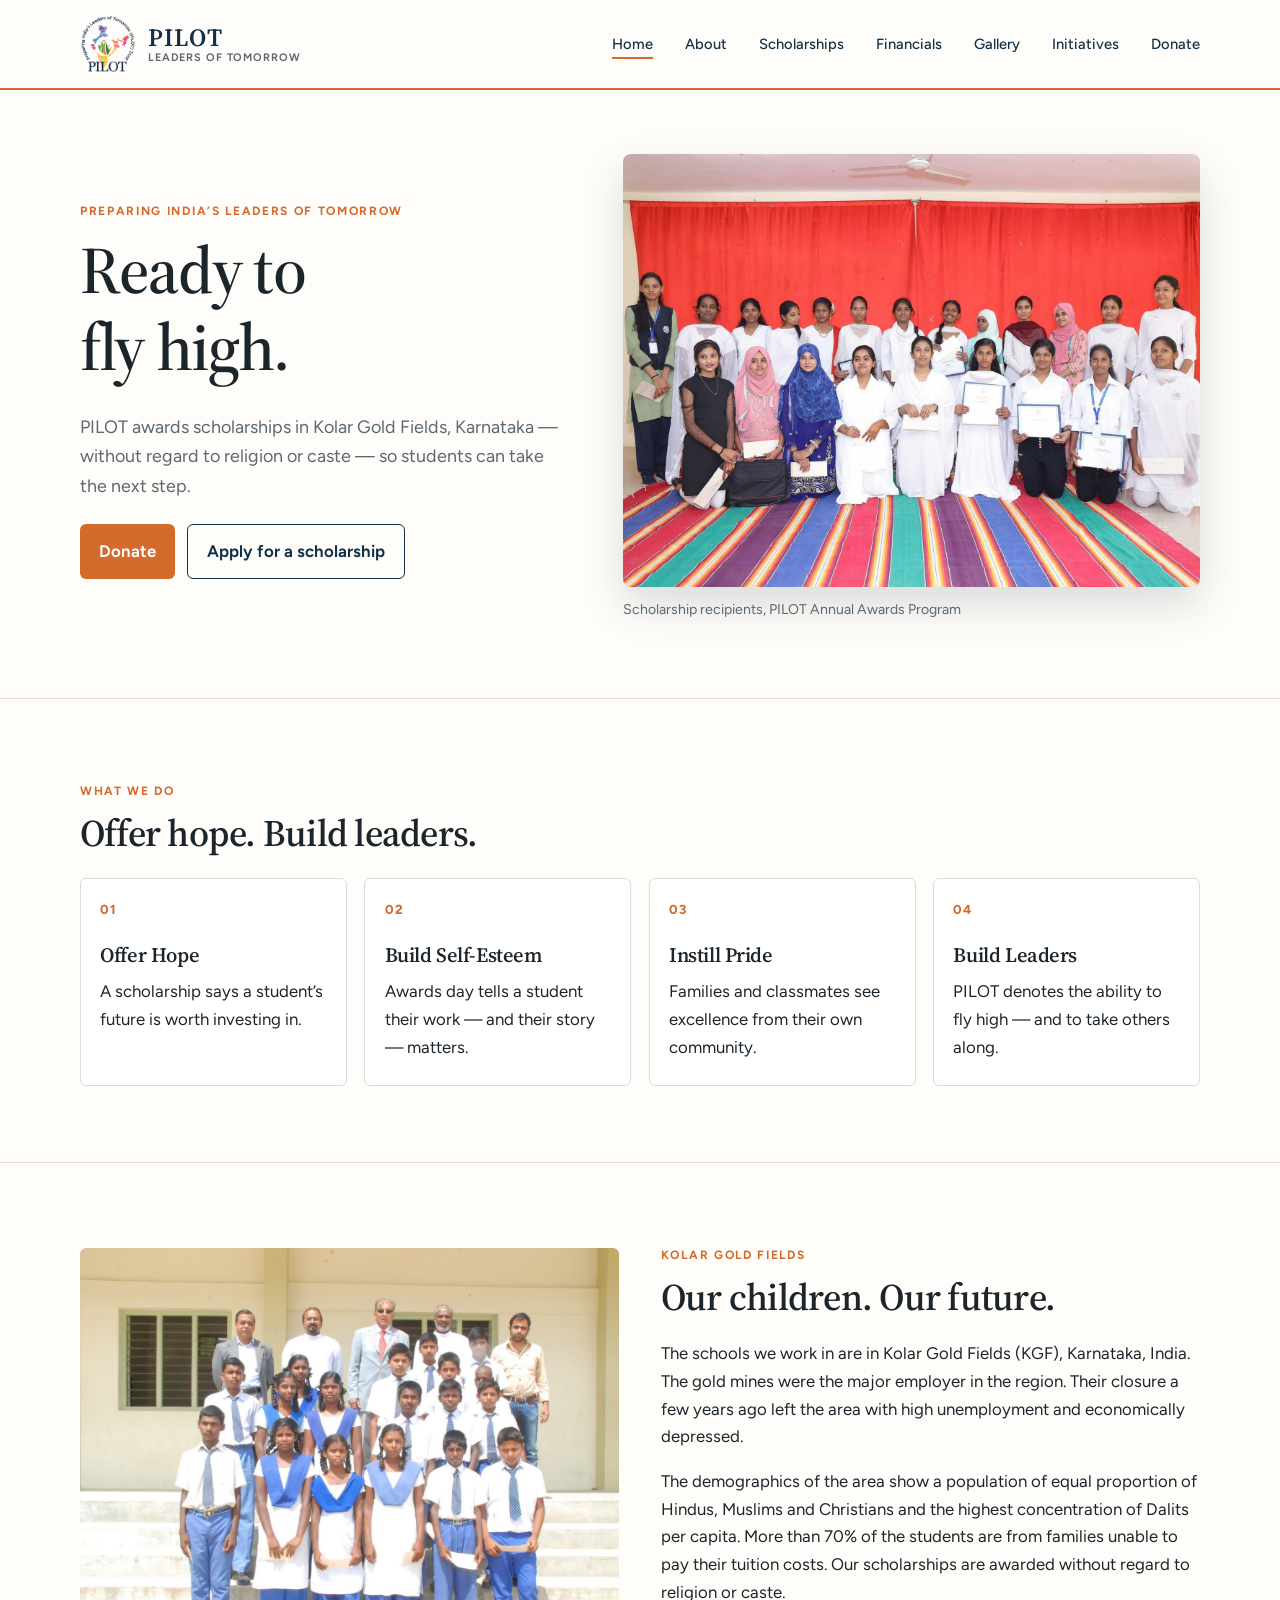
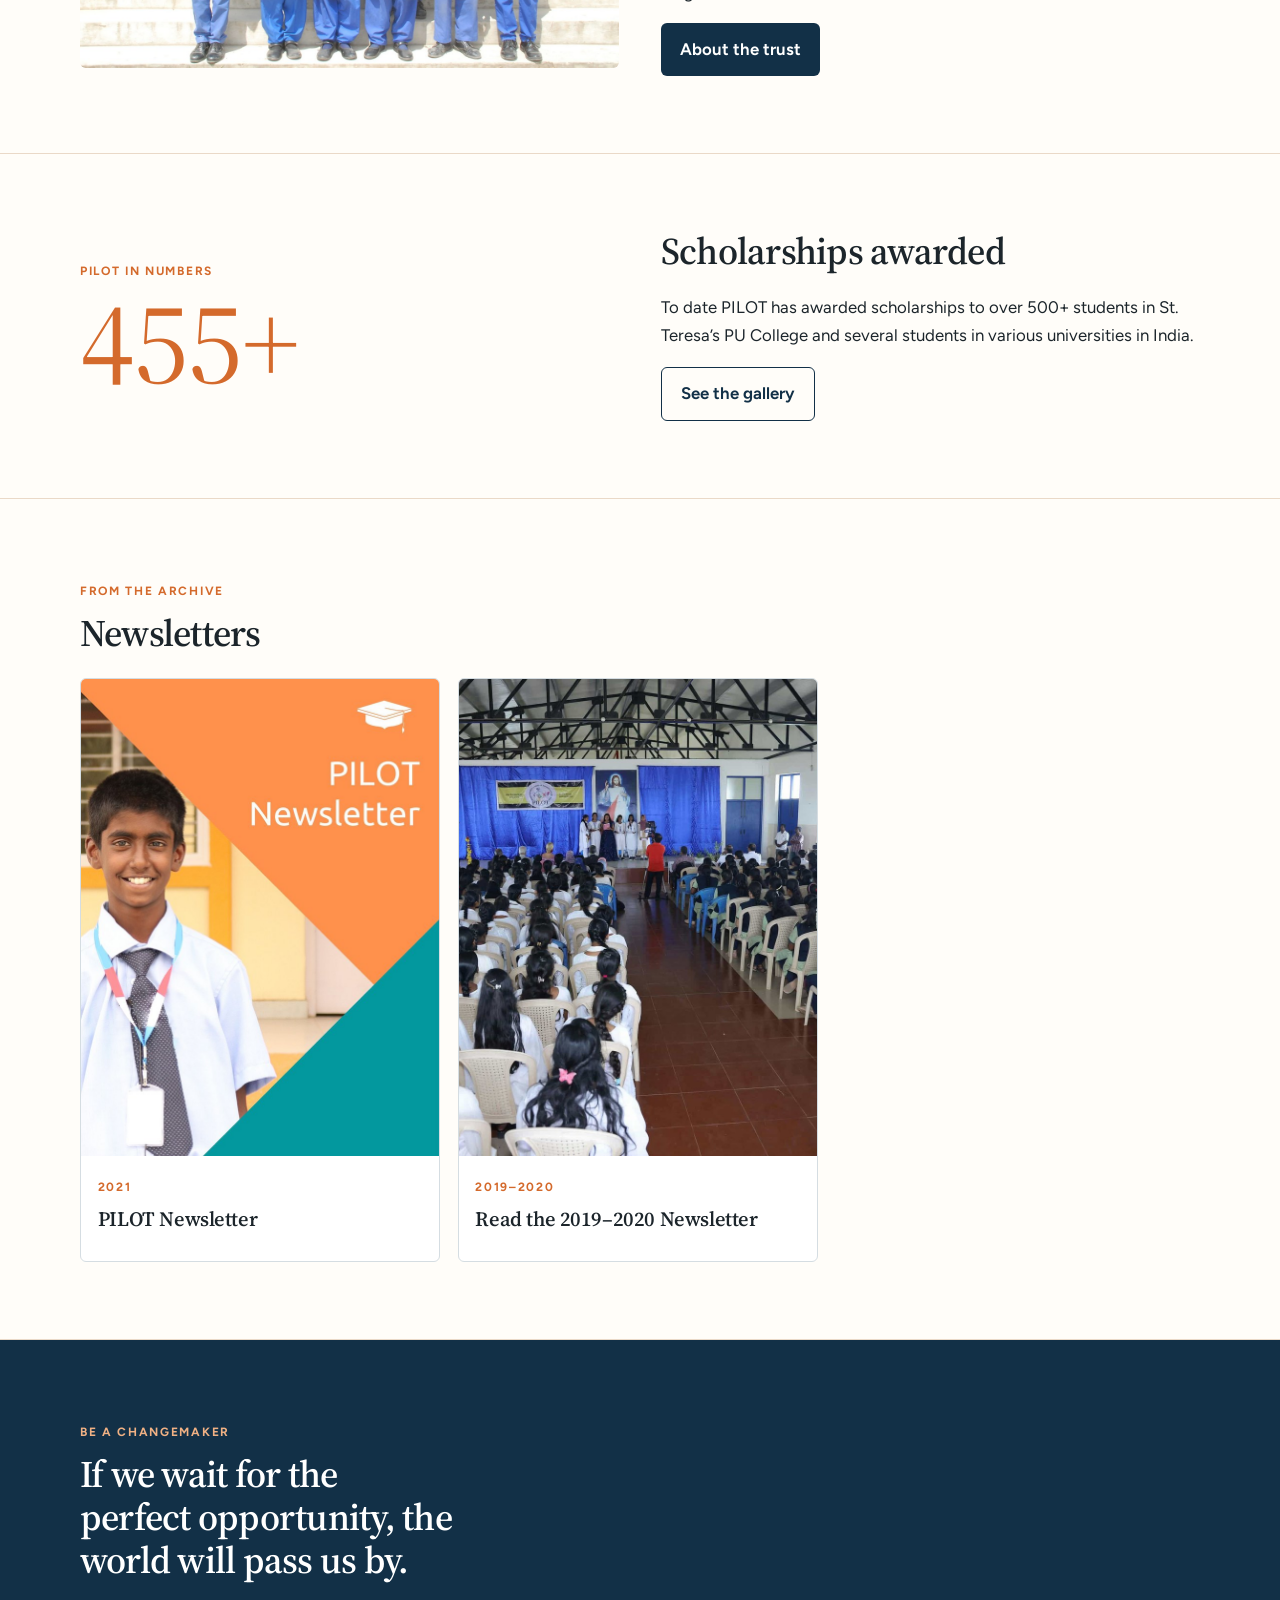
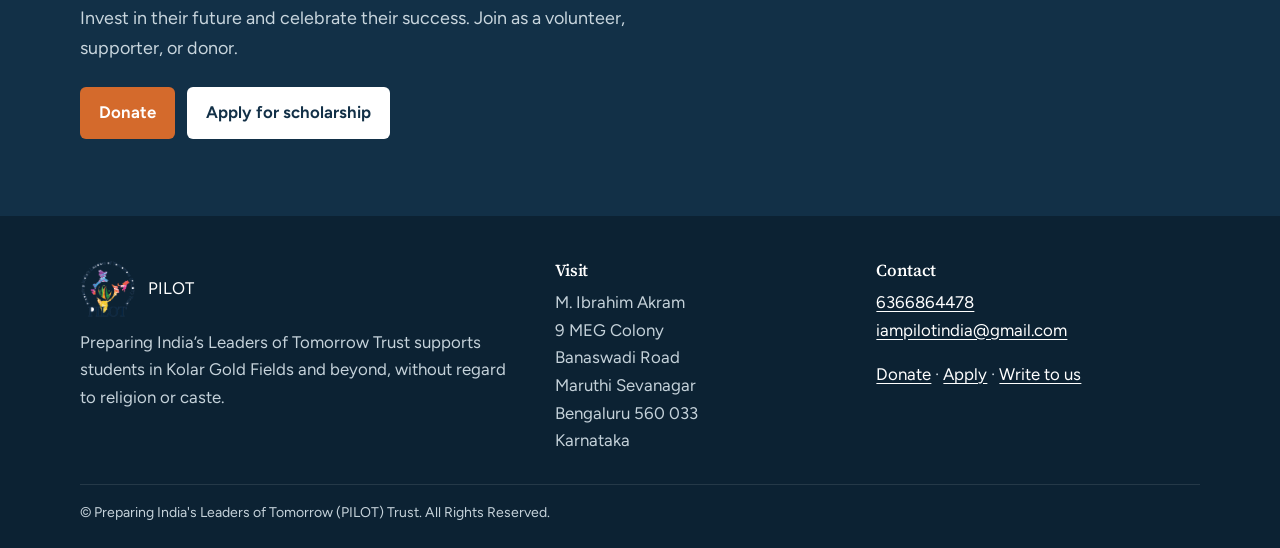
<file: index.html>
<!DOCTYPE html>
<html lang="en">
<head>
  <meta charset="UTF-8">
  <meta name="viewport" content="width=device-width, initial-scale=1">
  <title>PILOT — Preparing India's Leaders of Tomorrow</title>
  <meta name="description" content="PILOT Trust awards scholarships in Kolar Gold Fields, Karnataka, without regard to religion or caste.">
  <link rel="icon" href="images/favicon.png">
  <link rel="preconnect" href="https://fonts.googleapis.com">
  <link rel="preconnect" href="https://fonts.gstatic.com" crossorigin>
  <link href="https://fonts.googleapis.com/css2?family=Figtree:wght@400;600;700&family=Source+Serif+4:opsz,wght@8..60,500;8..60,600&display=swap" rel="stylesheet">
  <link rel="stylesheet" href="css/styles.css?v=12">
</head>
<body>
<a class="skip" href="#main">Skip to content</a>
<header class="site-header">
  <div class="header-inner">
    <a class="brand" href="index.html">
      <img src="images/logo.png" alt="PILOT Trust">
      <span class="brand-text">
        <strong>PILOT</strong>
        <small>Leaders of Tomorrow</small>
      </span>
    </a>
    <div class="nav-cluster">
      <nav id="nav" class="nav" aria-label="Main">
        <a href="index.html" aria-current="page">Home</a>
        <a href="about.html">About</a>
        <a href="scholarship.html">Scholarships</a>
        <a href="financials.html">Financials</a>
        <a href="gallery.html">Gallery</a>
        <a href="initiatives.html">Initiatives</a>
        <a class="nav-donate" href="donate.html">Donate</a>
      </nav>
      <button class="nav-toggle" type="button" aria-expanded="false" aria-controls="nav">Menu</button>
    </div>
  </div>
</header>

<main id="main">
  <section class="home-hero">
    <div class="wrap home-hero-grid">
      <div>
        <p class="kicker">Preparing India’s Leaders of Tomorrow</p>
        <h1>Ready to fly high.</h1>
        <p class="lede">PILOT awards scholarships in Kolar Gold Fields, Karnataka — without regard to religion or caste — so students can take the next step.</p>
        <div class="hero-actions">
          <a class="btn btn-saffron" href="donate.html">Donate</a>
          <a class="btn btn-ghost" href="scholarship.html">Apply for a scholarship</a>
        </div>
      </div>
      <figure class="home-hero-photo">
        <img src="images/hero-home.jpg" alt="PILOT scholarship recipients at an awards ceremony">
        <figcaption>Scholarship recipients, PILOT Annual Awards Program</figcaption>
      </figure>
    </div>
  </section>

  <section class="section">
    <div class="wrap">
      <p class="kicker">What we do</p>
      <h2>Offer hope. Build leaders.</h2>
      <div class="grid-4">
        <article class="card">
          <p class="num">01</p>
          <h3>Offer Hope</h3>
          <p>A scholarship says a student’s future is worth investing in.</p>
        </article>
        <article class="card">
          <p class="num">02</p>
          <h3>Build Self-Esteem</h3>
          <p>Awards day tells a student their work — and their story — matters.</p>
        </article>
        <article class="card">
          <p class="num">03</p>
          <h3>Instill Pride</h3>
          <p>Families and classmates see excellence from their own community.</p>
        </article>
        <article class="card">
          <p class="num">04</p>
          <h3>Build Leaders</h3>
          <p>PILOT denotes the ability to fly high — and to take others along.</p>
        </article>
      </div>
    </div>
  </section>

  <section class="section section-mist">
    <div class="wrap grid-2">
      <figure class="split-photo">
        <img src="images/story-kgf.jpg" alt="Students and staff outside a school in Kolar Gold Fields">
      </figure>
      <div>
        <p class="kicker">Kolar Gold Fields</p>
        <h2>Our children. Our future.</h2>
        <p>The schools we work in are in Kolar Gold Fields (KGF), Karnataka, India. The gold mines were the major employer in the region. Their closure a few years ago left the area with high unemployment and economically depressed.</p>
        <p>The demographics of the area show a population of equal proportion of Hindus, Muslims and Christians and the highest concentration of Dalits per capita. More than 70% of the students are from families unable to pay their tuition costs. Our scholarships are awarded without regard to religion or caste.</p>
        <a class="btn btn-navy" href="about.html">About the trust</a>
      </div>
    </div>
  </section>

  <section class="section">
    <div class="wrap grid-2">
      <div>
        <p class="kicker">PILOT in numbers</p>
        <p class="stat"><span data-count="500">500</span>+</p>
      </div>
      <div>
        <h2>Scholarships awarded</h2>
        <p>To date PILOT has awarded scholarships to over 500+ students in St. Teresa’s PU College and several students in various universities in India.</p>
        <a class="btn btn-ghost" href="gallery.html">See the gallery</a>
      </div>
    </div>
  </section>

  <section class="section section-mist">
    <div class="wrap">
      <p class="kicker">From the archive</p>
      <h2>Newsletters</h2>
      <div class="news-pair">
        <a class="news-card" href="docs/newsletter-2021.pdf">
          <img src="images/newsletter-cover.jpg" alt="PILOT newsletter cover">
          <div>
            <p class="kicker">2021</p>
            <h3>PILOT Newsletter</h3>
          </div>
        </a>
        <a class="news-card" href="docs/newsletter-2019-2020.pdf">
          <img src="images/story-awards.jpg" alt="Students at a PILOT awards program">
          <div>
            <p class="kicker">2019–2020</p>
            <h3>Read the 2019–2020 Newsletter</h3>
          </div>
        </a>
      </div>
    </div>
  </section>

  <section class="section section-navy">
    <div class="wrap">
      <p class="kicker">Be a changemaker</p>
      <h2>If we wait for the perfect opportunity, the world will pass us by.</h2>
      <p class="lede">Invest in their future and celebrate their success. Join as a volunteer, supporter, or donor.</p>
      <div class="hero-actions">
        <a class="btn btn-saffron" href="donate.html">Donate</a>
        <a class="btn btn-light" href="scholarship.html">Apply for scholarship</a>
      </div>
    </div>
  </section>
</main>

<footer class="site-footer">
  <div class="wrap footer-grid">
    <div>
      <a class="brand" href="index.html">
        <img src="images/logo.png" alt="">
        <span>PILOT</span>
      </a>
      <p>Preparing India’s Leaders of Tomorrow Trust supports students in Kolar Gold Fields and beyond, without regard to religion or caste.</p>
    </div>
    <div>
      <h3>Visit</h3>
      <p>M. Ibrahim Akram<br>9 MEG Colony<br>Banaswadi Road<br>Maruthi Sevanagar<br>Bengaluru 560 033<br>Karnataka</p>
    </div>
    <div>
      <h3>Contact</h3>
      <p><a href="tel:6366864478">6366864478</a><br>
      <a href="mailto:iampilotindia@gmail.com">iampilotindia@gmail.com</a></p>
      <p><a href="donate.html">Donate</a> · <a href="scholarship.html">Apply</a> · <a href="about.html">Write to us</a></p>
    </div>
  </div>
  <div class="wrap legal">© Preparing India's Leaders of Tomorrow (PILOT) Trust. All Rights Reserved.</div>
</footer>
<script src="js/main.js?v=5"></script>
</body>
</html>
</file>
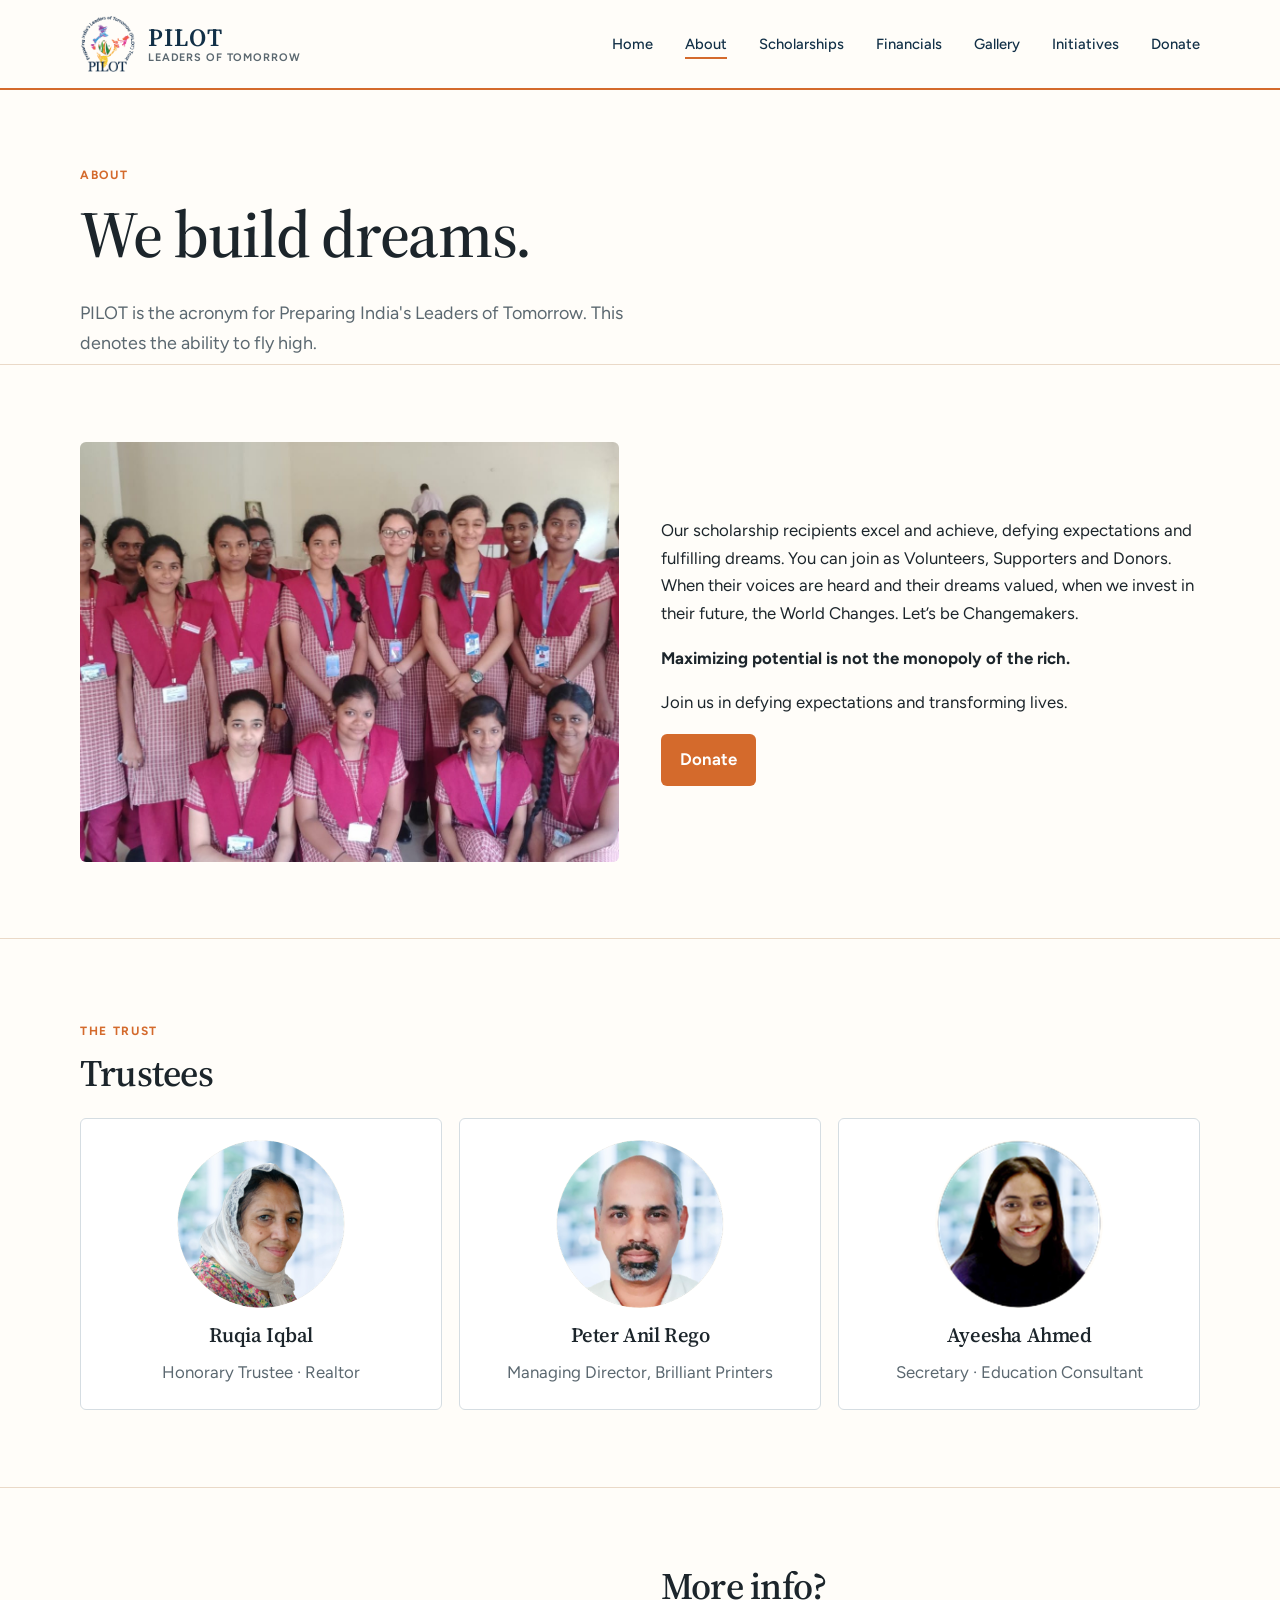
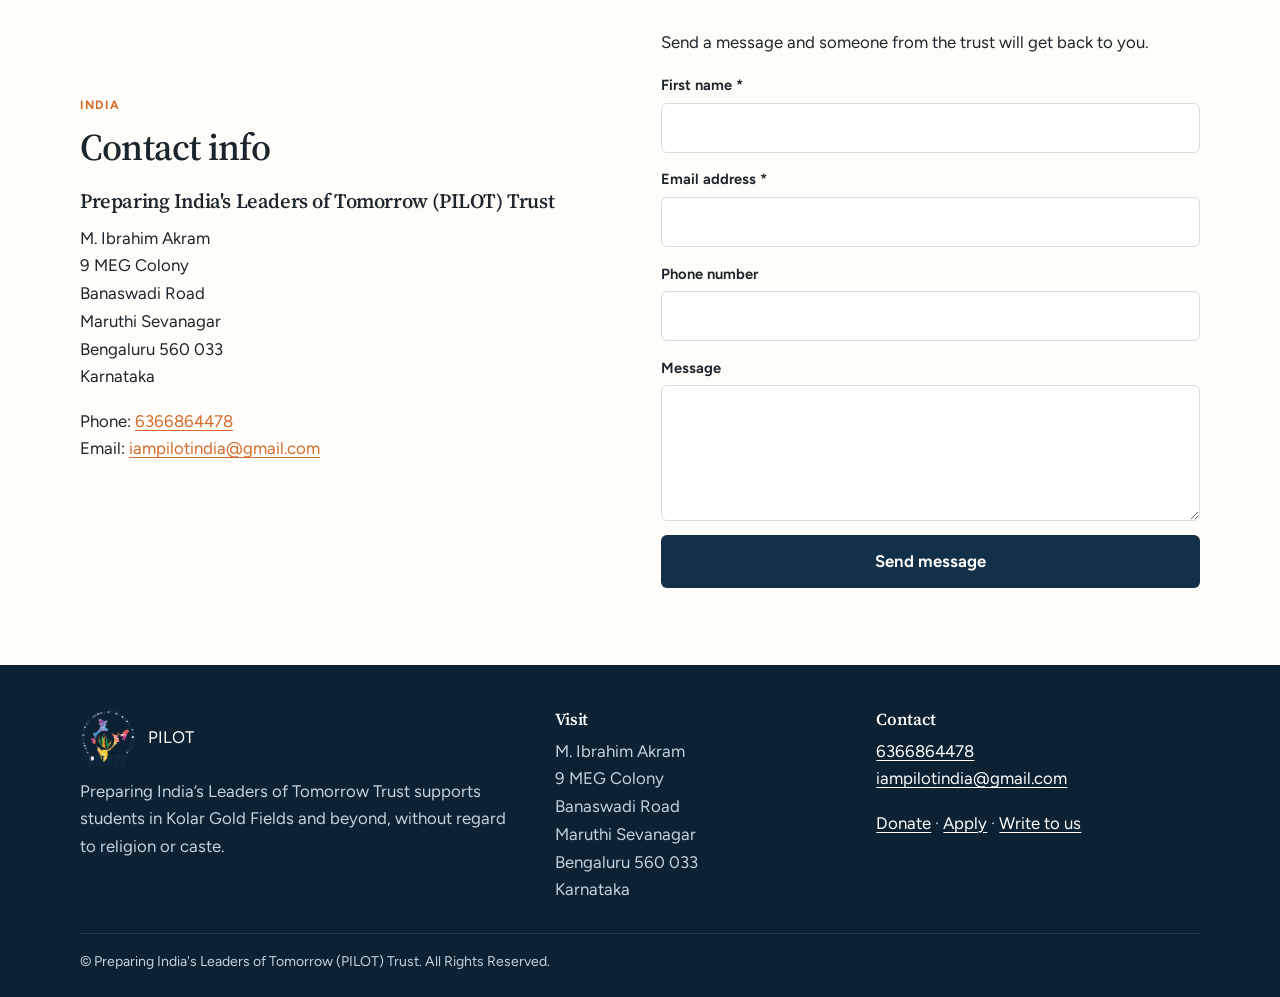
<file: about.html>
<!DOCTYPE html>
<html lang="en">
<head>
  <meta charset="UTF-8">
  <meta name="viewport" content="width=device-width, initial-scale=1">
  <title>About — PILOT Trust</title>
  <meta name="description" content="PILOT is Preparing India's Leaders of Tomorrow. Meet the trustees and contact the trust in Bengaluru.">
  <link rel="icon" href="images/favicon.png">
  <link rel="preconnect" href="https://fonts.googleapis.com">
  <link rel="preconnect" href="https://fonts.gstatic.com" crossorigin>
  <link href="https://fonts.googleapis.com/css2?family=Figtree:wght@400;600;700&family=Source+Serif+4:opsz,wght@8..60,500;8..60,600&display=swap" rel="stylesheet">
  <link rel="stylesheet" href="css/styles.css?v=12">
</head>
<body>
<a class="skip" href="#main">Skip to content</a>
<header class="site-header">
  <div class="header-inner">
    <a class="brand" href="index.html">
      <img src="images/logo.png" alt="PILOT Trust">
      <span class="brand-text">
        <strong>PILOT</strong>
        <small>Leaders of Tomorrow</small>
      </span>
    </a>
    <div class="nav-cluster">
      <nav id="nav" class="nav" aria-label="Main">
        <a href="index.html">Home</a>
        <a href="about.html" aria-current="page">About</a>
        <a href="scholarship.html">Scholarships</a>
        <a href="financials.html">Financials</a>
        <a href="gallery.html">Gallery</a>
        <a href="initiatives.html">Initiatives</a>
        <a class="nav-donate" href="donate.html">Donate</a>
      </nav>
      <button class="nav-toggle" type="button" aria-expanded="false" aria-controls="nav">Menu</button>
    </div>
  </div>
</header>

<main id="main">
  <section class="hero wrap">
    <p class="kicker">About</p>
    <h1>We build dreams.</h1>
    <p class="lede">PILOT is the acronym for Preparing India's Leaders of Tomorrow. This denotes the ability to fly high.</p>
  </section>

  <section class="section section-mist">
    <div class="wrap grid-2">
      <figure class="split-photo">
        <img src="images/story-students.jpg" alt="Students at St. Teresa’s College">
      </figure>
      <div>
        <p>Our scholarship recipients excel and achieve, defying expectations and fulfilling dreams. You can join as Volunteers, Supporters and Donors. When their voices are heard and their dreams valued, when we invest in their future, the World Changes. Let’s be Changemakers.</p>
        <p><strong>Maximizing potential is not the monopoly of the rich.</strong></p>
        <p>Join us in defying expectations and transforming lives.</p>
        <a class="btn btn-saffron" href="donate.html">Donate</a>
      </div>
    </div>
  </section>

  <section class="section">
    <div class="wrap">
      <p class="kicker">The trust</p>
      <h2>Trustees</h2>
      <div class="grid-3 trustees">
        <article class="card">
          <img src="images/trustee-ruqia.png" alt="Ruqia Iqbal">
          <h3>Ruqia Iqbal</h3>
          <p>Honorary Trustee · Realtor</p>
        </article>
        <article class="card">
          <img src="images/trustee-anil.png" alt="Peter Anil Rego">
          <h3>Peter Anil Rego</h3>
          <p>Managing Director, Brilliant Printers</p>
        </article>
        <article class="card">
          <img src="images/trustee-ayeesha.png" alt="Ayeesha Ahmed">
          <h3>Ayeesha Ahmed</h3>
          <p>Secretary · Education Consultant</p>
        </article>
      </div>
    </div>
  </section>

  <section class="section section-mist" id="contact">
    <div class="wrap grid-2">
      <div>
        <p class="kicker">India</p>
        <h2>Contact info</h2>
        <h3>Preparing India's Leaders of Tomorrow (PILOT) Trust</h3>
        <p>M. Ibrahim Akram<br>9 MEG Colony<br>Banaswadi Road<br>Maruthi Sevanagar<br>Bengaluru 560 033<br>Karnataka</p>
        <p>Phone: <a href="tel:6366864478">6366864478</a><br>
        Email: <a href="mailto:iampilotindia@gmail.com">iampilotindia@gmail.com</a></p>
      </div>
      <div>
        <h2>More info?</h2>
        <p>Send a message and someone from the trust will get back to you.</p>
        <form class="form" name="contact" method="POST" data-netlify="true" netlify-honeypot="bot-field" action="/thank-you">
          <input type="hidden" name="form-name" value="contact">
          <p class="hp" aria-hidden="true"><label>Don’t fill this out <input name="bot-field" tabindex="-1"></label></p>
          <label>First name * <input type="text" name="first-name" required></label>
          <label>Email address * <input type="email" name="email" required></label>
          <label>Phone number <input type="tel" name="phone"></label>
          <label>Message <textarea name="message" maxlength="180"></textarea></label>
          <button class="btn btn-navy" type="submit">Send message</button>
        </form>
      </div>
    </div>
  </section>
</main>

<footer class="site-footer">
  <div class="wrap footer-grid">
    <div>
      <a class="brand" href="index.html"><img src="images/logo.png" alt=""><span>PILOT</span></a>
      <p>Preparing India’s Leaders of Tomorrow Trust supports students in Kolar Gold Fields and beyond, without regard to religion or caste.</p>
    </div>
    <div>
      <h3>Visit</h3>
      <p>M. Ibrahim Akram<br>9 MEG Colony<br>Banaswadi Road<br>Maruthi Sevanagar<br>Bengaluru 560 033<br>Karnataka</p>
    </div>
    <div>
      <h3>Contact</h3>
      <p><a href="tel:6366864478">6366864478</a><br>
      <a href="mailto:iampilotindia@gmail.com">iampilotindia@gmail.com</a></p>
      <p><a href="donate.html">Donate</a> · <a href="scholarship.html">Apply</a> · <a href="about.html">Write to us</a></p>
    </div>
  </div>
  <div class="wrap legal">© Preparing India's Leaders of Tomorrow (PILOT) Trust. All Rights Reserved.</div>
</footer>
<script src="js/main.js?v=5"></script>
</body>
</html>
</file>
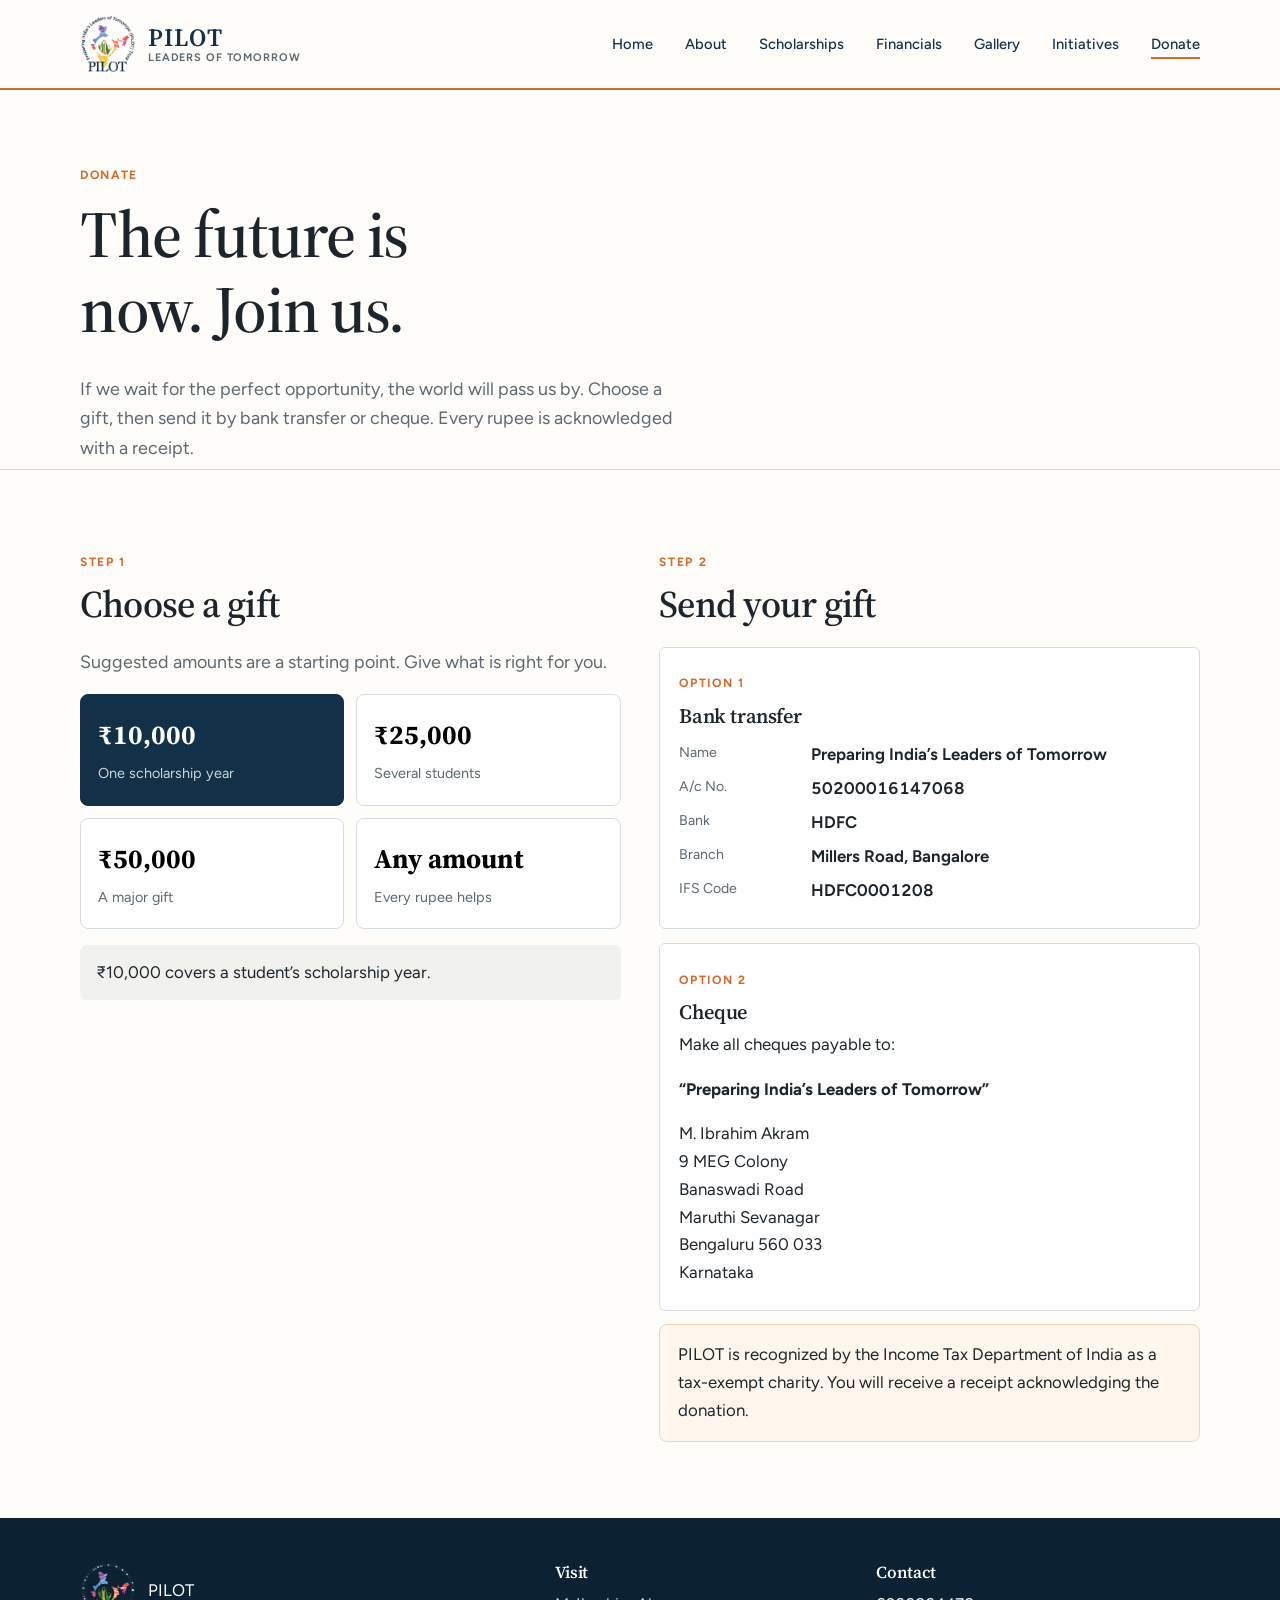
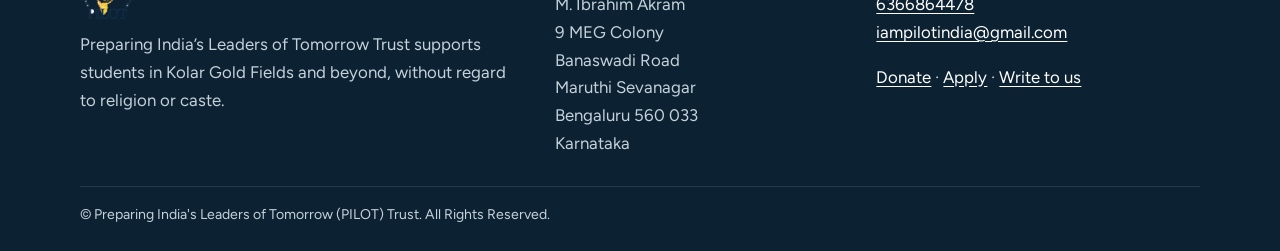
<file: donate.html>
<!DOCTYPE html>
<html lang="en">
<head>
  <meta charset="UTF-8">
  <meta name="viewport" content="width=device-width, initial-scale=1">
  <title>Donate — PILOT Trust</title>
  <meta name="description" content="Donate to PILOT Trust by bank transfer or cheque. Tax-exempt charity in India.">
  <link rel="icon" href="images/favicon.png">
  <link rel="preconnect" href="https://fonts.googleapis.com">
  <link rel="preconnect" href="https://fonts.gstatic.com" crossorigin>
  <link href="https://fonts.googleapis.com/css2?family=Figtree:wght@400;600;700&family=Source+Serif+4:opsz,wght@8..60,500;8..60,600&display=swap" rel="stylesheet">
  <link rel="stylesheet" href="css/styles.css?v=12">
</head>
<body>
<a class="skip" href="#main">Skip to content</a>
<header class="site-header">
  <div class="header-inner">
    <a class="brand" href="index.html">
      <img src="images/logo.png" alt="PILOT Trust">
      <span class="brand-text">
        <strong>PILOT</strong>
        <small>Leaders of Tomorrow</small>
      </span>
    </a>
    <div class="nav-cluster">
      <nav id="nav" class="nav" aria-label="Main">
        <a href="index.html">Home</a>
        <a href="about.html">About</a>
        <a href="scholarship.html">Scholarships</a>
        <a href="financials.html">Financials</a>
        <a href="gallery.html">Gallery</a>
        <a href="initiatives.html">Initiatives</a>
        <a class="nav-donate" href="donate.html" aria-current="page">Donate</a>
      </nav>
      <button class="nav-toggle" type="button" aria-expanded="false" aria-controls="nav">Menu</button>
    </div>
  </div>
</header>

<main id="main">
  <section class="hero wrap">
    <p class="kicker">Donate</p>
    <h1>The future is now. Join us.</h1>
    <p class="lede">If we wait for the perfect opportunity, the world will pass us by. Choose a gift, then send it by bank transfer or cheque. Every rupee is acknowledged with a receipt.</p>
  </section>

  <section class="section section-mist">
    <div class="wrap donate-grid">
      <div>
        <p class="kicker">Step 1</p>
        <h2>Choose a gift</h2>
        <p class="lede">Suggested amounts are a starting point. Give what is right for you.</p>
        <div class="amounts">
          <button class="amount is-active" type="button" data-amount="₹10,000 covers a student’s scholarship year.">
            <strong>₹10,000</strong>
            <span>One scholarship year</span>
          </button>
          <button class="amount" type="button" data-amount="₹25,000 stretches across several students.">
            <strong>₹25,000</strong>
            <span>Several students</span>
          </button>
          <button class="amount" type="button" data-amount="₹50,000 is a major vote of confidence in KGF students.">
            <strong>₹50,000</strong>
            <span>A major gift</span>
          </button>
          <button class="amount" type="button" data-amount="Give any amount that is right for you. Every rupee is acknowledged with a receipt.">
            <strong>Any amount</strong>
            <span>Every rupee helps</span>
          </button>
        </div>
        <p class="donate-note" data-amount-note>₹10,000 covers a student’s scholarship year.</p>
      </div>

      <div>
        <p class="kicker">Step 2</p>
        <h2>Send your gift</h2>
        <article class="card donate-card">
          <p class="kicker">Option 1</p>
          <h3>Bank transfer</h3>
          <dl class="dl">
            <dt>Name</dt><dd>Preparing India’s Leaders of Tomorrow</dd>
            <dt>A/c No.</dt><dd>50200016147068</dd>
            <dt>Bank</dt><dd>HDFC</dd>
            <dt>Branch</dt><dd>Millers Road, Bangalore</dd>
            <dt>IFS Code</dt><dd>HDFC0001208</dd>
          </dl>
        </article>
        <article class="card donate-card">
          <p class="kicker">Option 2</p>
          <h3>Cheque</h3>
          <p>Make all cheques payable to:</p>
          <p><strong>“Preparing India’s Leaders of Tomorrow”</strong></p>
          <p>M. Ibrahim Akram<br>9 MEG Colony<br>Banaswadi Road<br>Maruthi Sevanagar<br>Bengaluru 560 033<br>Karnataka</p>
        </article>
        <aside class="tax-note">
          PILOT is recognized by the Income Tax Department of India as a tax-exempt charity. You will receive a receipt acknowledging the donation.
        </aside>
      </div>
    </div>
  </section>
</main>

<footer class="site-footer">
  <div class="wrap footer-grid">
    <div>
      <a class="brand" href="index.html"><img src="images/logo.png" alt=""><span>PILOT</span></a>
      <p>Preparing India’s Leaders of Tomorrow Trust supports students in Kolar Gold Fields and beyond, without regard to religion or caste.</p>
    </div>
    <div>
      <h3>Visit</h3>
      <p>M. Ibrahim Akram<br>9 MEG Colony<br>Banaswadi Road<br>Maruthi Sevanagar<br>Bengaluru 560 033<br>Karnataka</p>
    </div>
    <div>
      <h3>Contact</h3>
      <p><a href="tel:6366864478">6366864478</a><br>
      <a href="mailto:iampilotindia@gmail.com">iampilotindia@gmail.com</a></p>
      <p><a href="donate.html">Donate</a> · <a href="scholarship.html">Apply</a> · <a href="about.html">Write to us</a></p>
    </div>
  </div>
  <div class="wrap legal">© Preparing India's Leaders of Tomorrow (PILOT) Trust. All Rights Reserved.</div>
</footer>
<script src="js/main.js?v=5"></script>
</body>
</html>
</file>
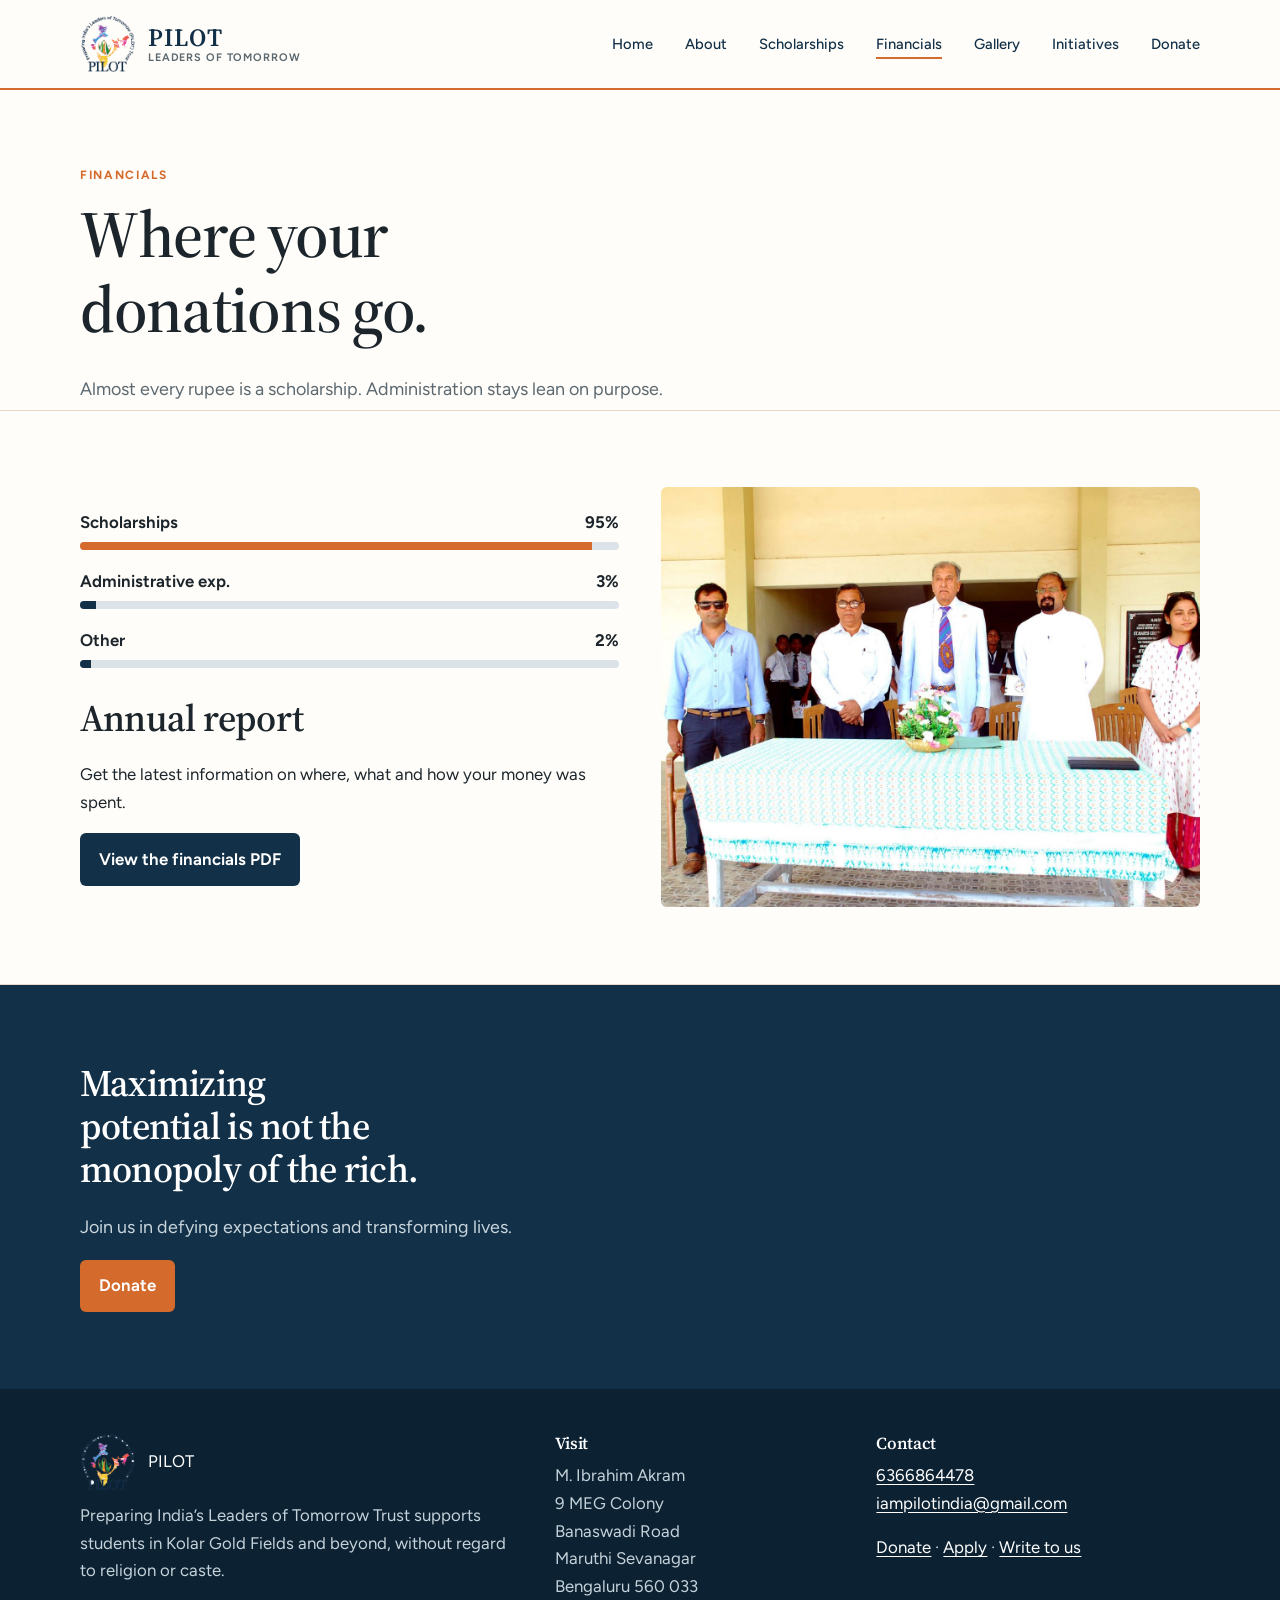
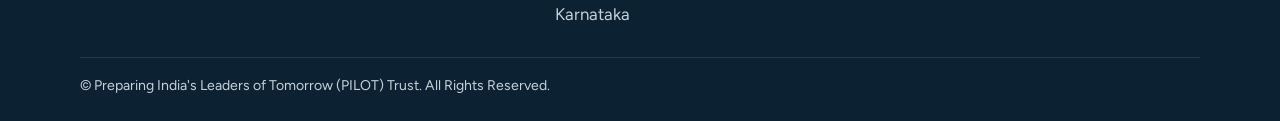
<file: financials.html>
<!DOCTYPE html>
<html lang="en">
<head>
  <meta charset="UTF-8">
  <meta name="viewport" content="width=device-width, initial-scale=1">
  <title>Financials — PILOT Trust</title>
  <meta name="description" content="95% of PILOT donations go to scholarships. Download the annual report.">
  <link rel="icon" href="images/favicon.png">
  <link rel="preconnect" href="https://fonts.googleapis.com">
  <link rel="preconnect" href="https://fonts.gstatic.com" crossorigin>
  <link href="https://fonts.googleapis.com/css2?family=Figtree:wght@400;600;700&family=Source+Serif+4:opsz,wght@8..60,500;8..60,600&display=swap" rel="stylesheet">
  <link rel="stylesheet" href="css/styles.css?v=12">
</head>
<body>
<a class="skip" href="#main">Skip to content</a>
<header class="site-header">
  <div class="header-inner">
    <a class="brand" href="index.html">
      <img src="images/logo.png" alt="PILOT Trust">
      <span class="brand-text">
        <strong>PILOT</strong>
        <small>Leaders of Tomorrow</small>
      </span>
    </a>
    <div class="nav-cluster">
      <nav id="nav" class="nav" aria-label="Main">
        <a href="index.html">Home</a>
        <a href="about.html">About</a>
        <a href="scholarship.html">Scholarships</a>
        <a href="financials.html" aria-current="page">Financials</a>
        <a href="gallery.html">Gallery</a>
        <a href="initiatives.html">Initiatives</a>
        <a class="nav-donate" href="donate.html">Donate</a>
      </nav>
      <button class="nav-toggle" type="button" aria-expanded="false" aria-controls="nav">Menu</button>
    </div>
  </div>
</header>

<main id="main">
  <section class="hero wrap">
    <p class="kicker">Financials</p>
    <h1>Where your donations go.</h1>
    <p class="lede">Almost every rupee is a scholarship. Administration stays lean on purpose.</p>
  </section>

  <section class="section section-mist">
    <div class="wrap grid-2">
      <div>
        <div class="bars">
          <div class="bar-row">
            <span>Scholarships <strong>95%</strong></span>
            <div class="bar accent" data-width="95"><i></i></div>
          </div>
          <div class="bar-row">
            <span>Administrative exp. <strong>3%</strong></span>
            <div class="bar" data-width="3"><i></i></div>
          </div>
          <div class="bar-row">
            <span>Other <strong>2%</strong></span>
            <div class="bar" data-width="2"><i></i></div>
          </div>
        </div>
        <h2>Annual report</h2>
        <p>Get the latest information on where, what and how your money was spent.</p>
        <a class="btn btn-navy" href="docs/pilot-financials.pdf">View the financials PDF</a>
      </div>
      <figure class="split-photo">
        <img src="images/story-campus.jpg" alt="Students gathered outside a school campus">
      </figure>
    </div>
  </section>

  <section class="section section-navy">
    <div class="wrap">
      <h2>Maximizing potential is not the monopoly of the rich.</h2>
      <p class="lede">Join us in defying expectations and transforming lives.</p>
      <a class="btn btn-saffron" href="donate.html">Donate</a>
    </div>
  </section>
</main>

<footer class="site-footer">
  <div class="wrap footer-grid">
    <div>
      <a class="brand" href="index.html"><img src="images/logo.png" alt=""><span>PILOT</span></a>
      <p>Preparing India’s Leaders of Tomorrow Trust supports students in Kolar Gold Fields and beyond, without regard to religion or caste.</p>
    </div>
    <div>
      <h3>Visit</h3>
      <p>M. Ibrahim Akram<br>9 MEG Colony<br>Banaswadi Road<br>Maruthi Sevanagar<br>Bengaluru 560 033<br>Karnataka</p>
    </div>
    <div>
      <h3>Contact</h3>
      <p><a href="tel:6366864478">6366864478</a><br>
      <a href="mailto:iampilotindia@gmail.com">iampilotindia@gmail.com</a></p>
      <p><a href="donate.html">Donate</a> · <a href="scholarship.html">Apply</a> · <a href="about.html">Write to us</a></p>
    </div>
  </div>
  <div class="wrap legal">© Preparing India's Leaders of Tomorrow (PILOT) Trust. All Rights Reserved.</div>
</footer>
<script src="js/main.js?v=5"></script>
</body>
</html>
</file>
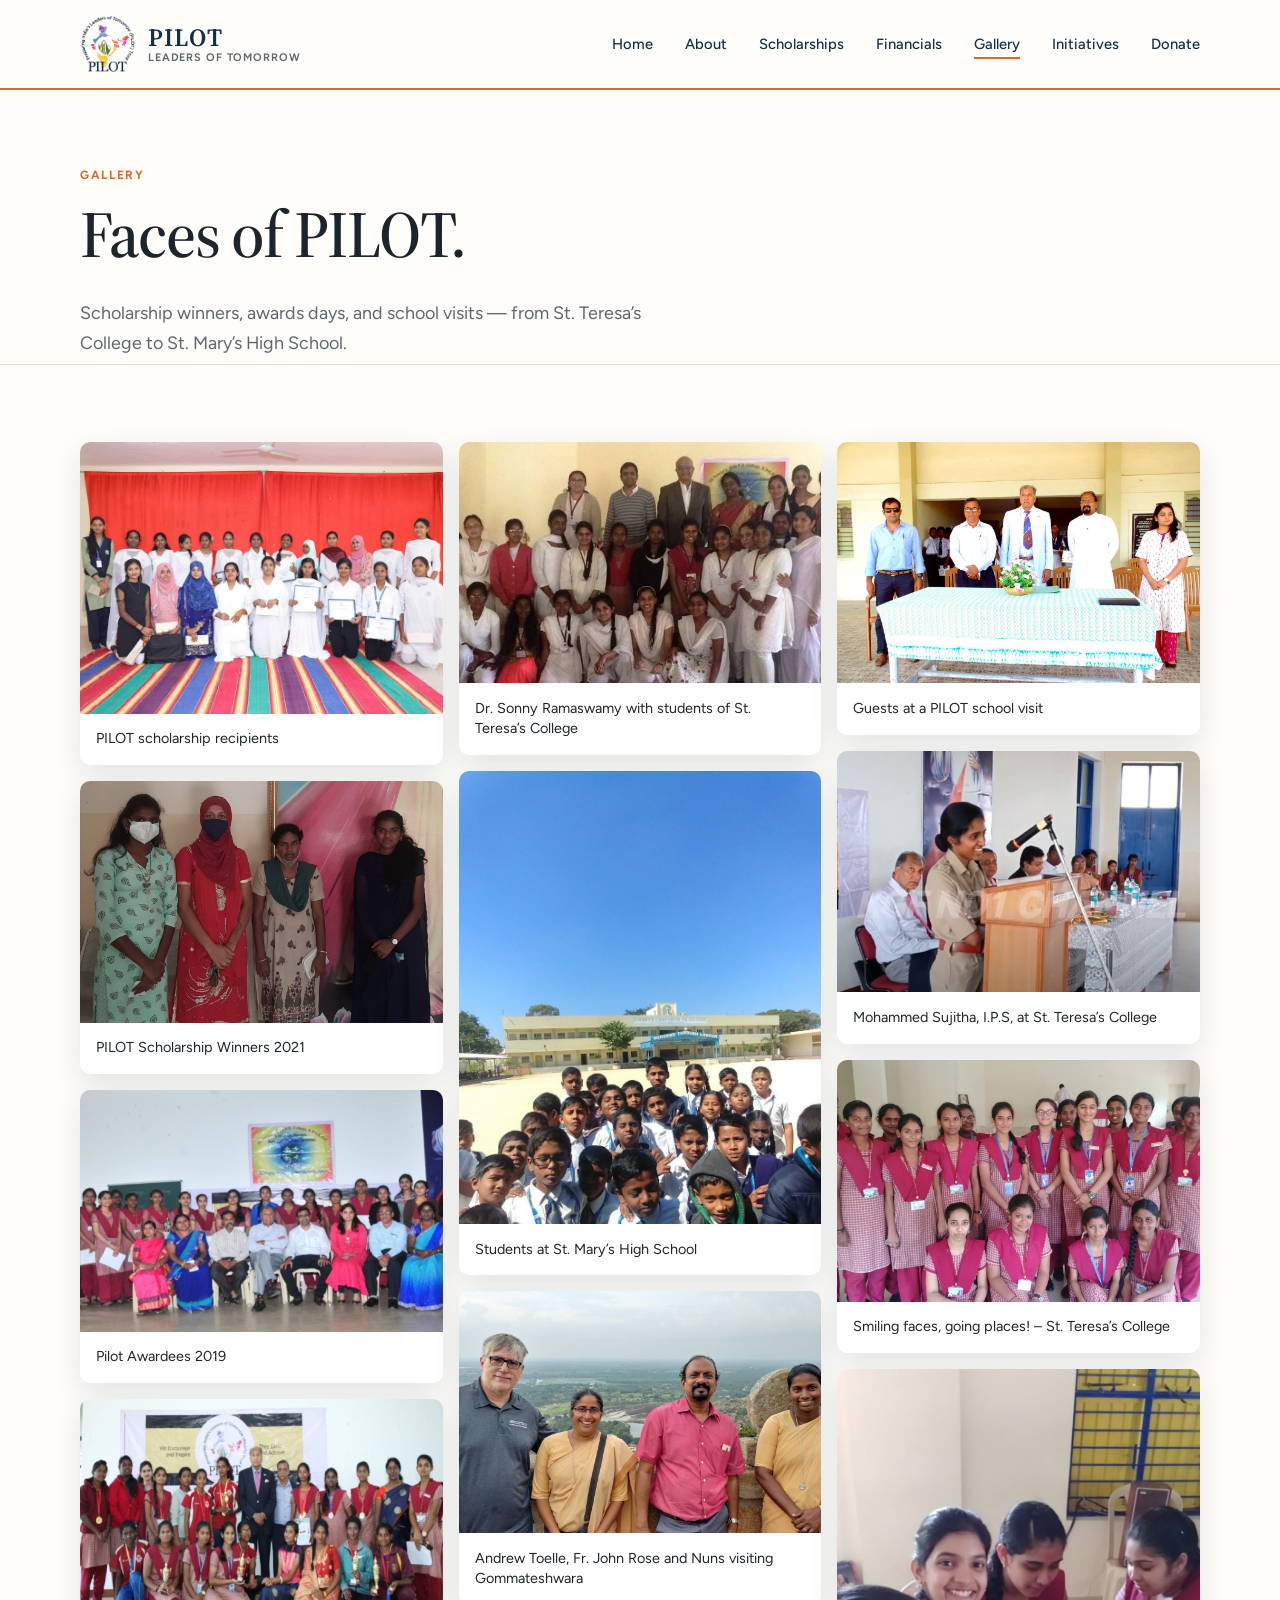
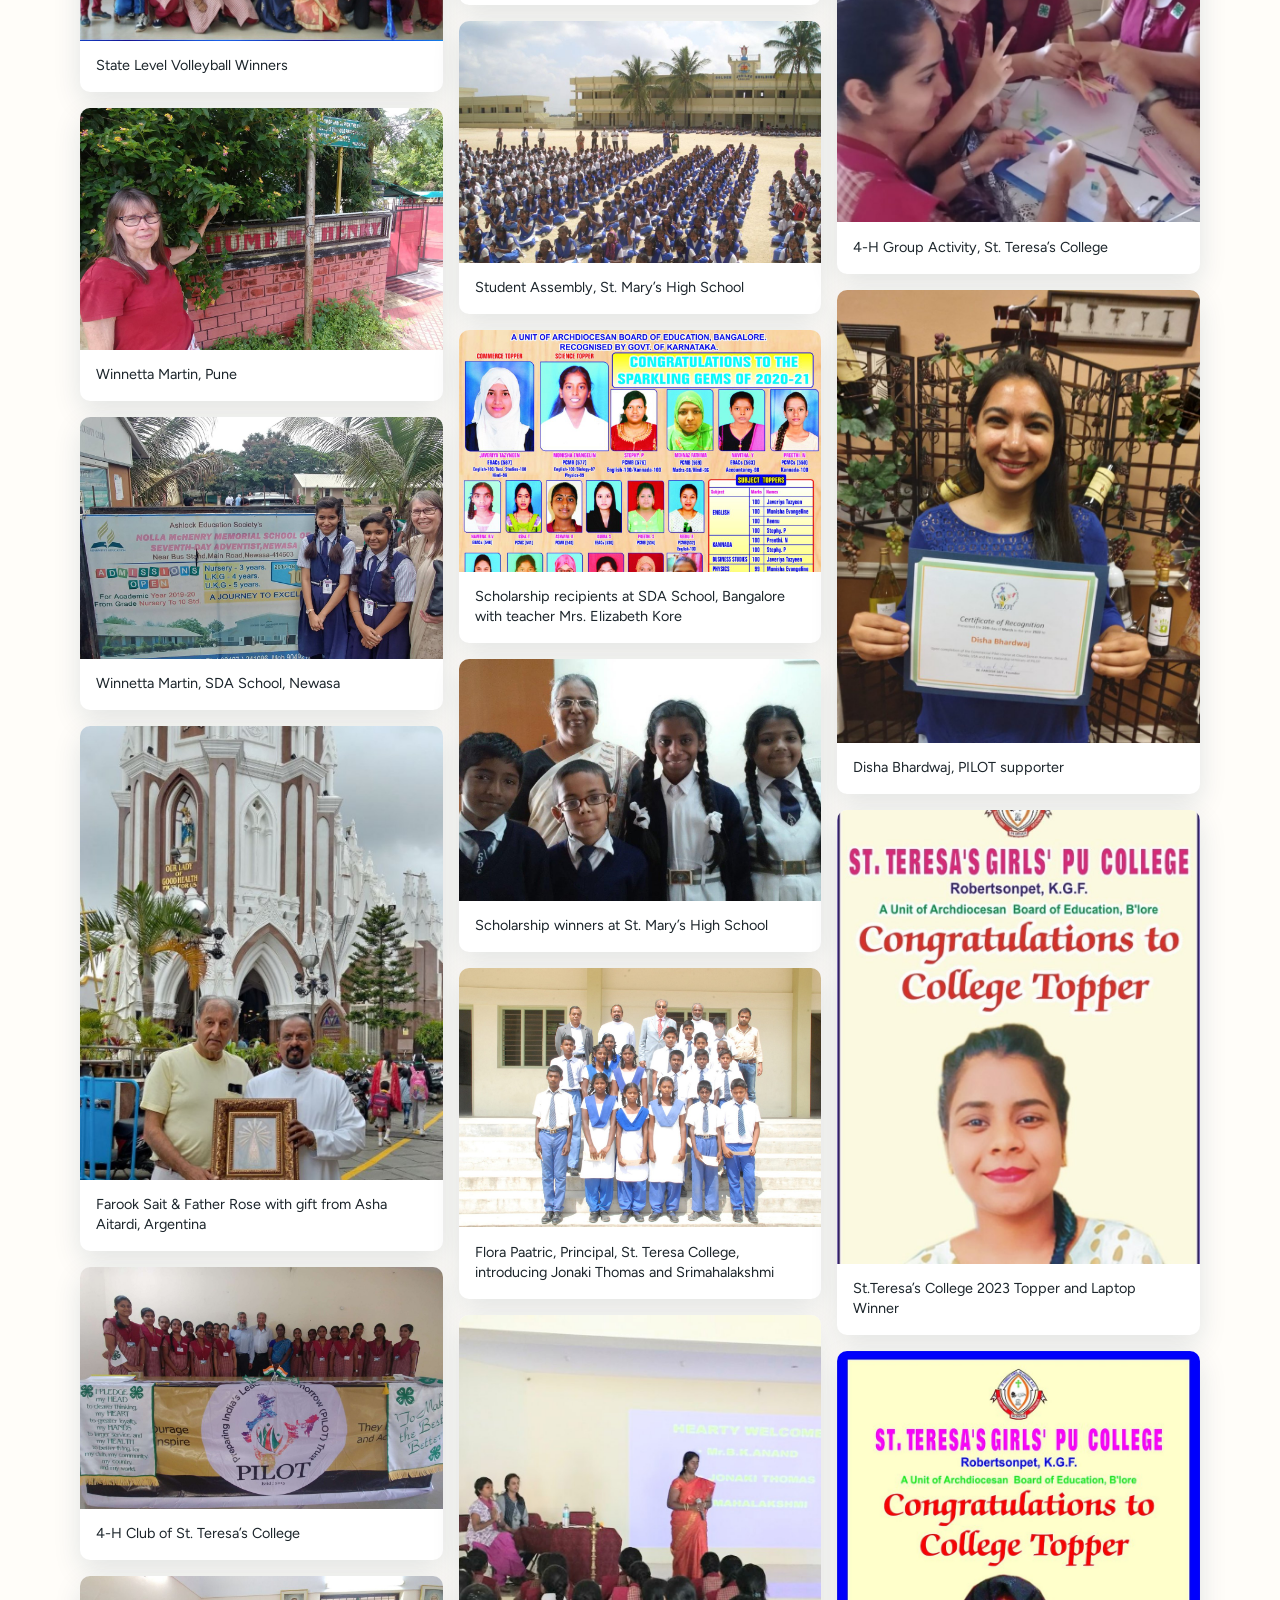
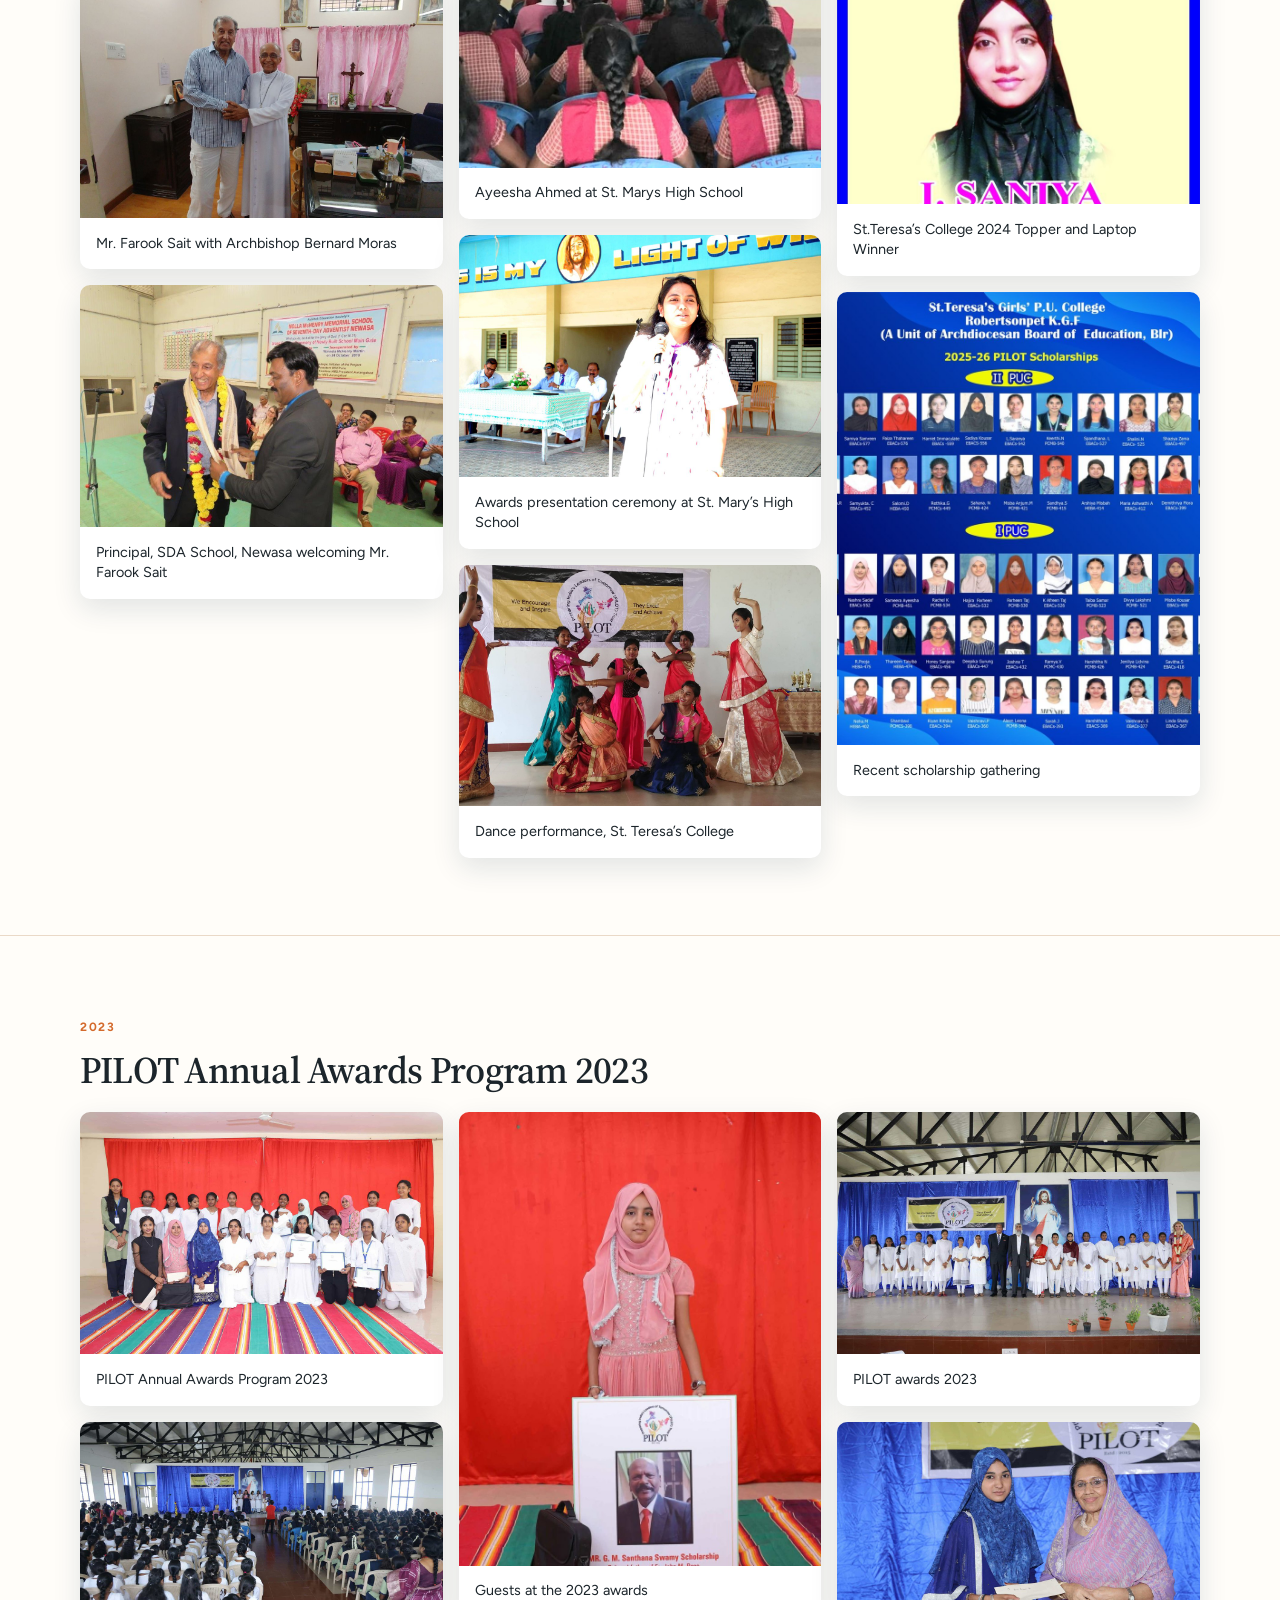
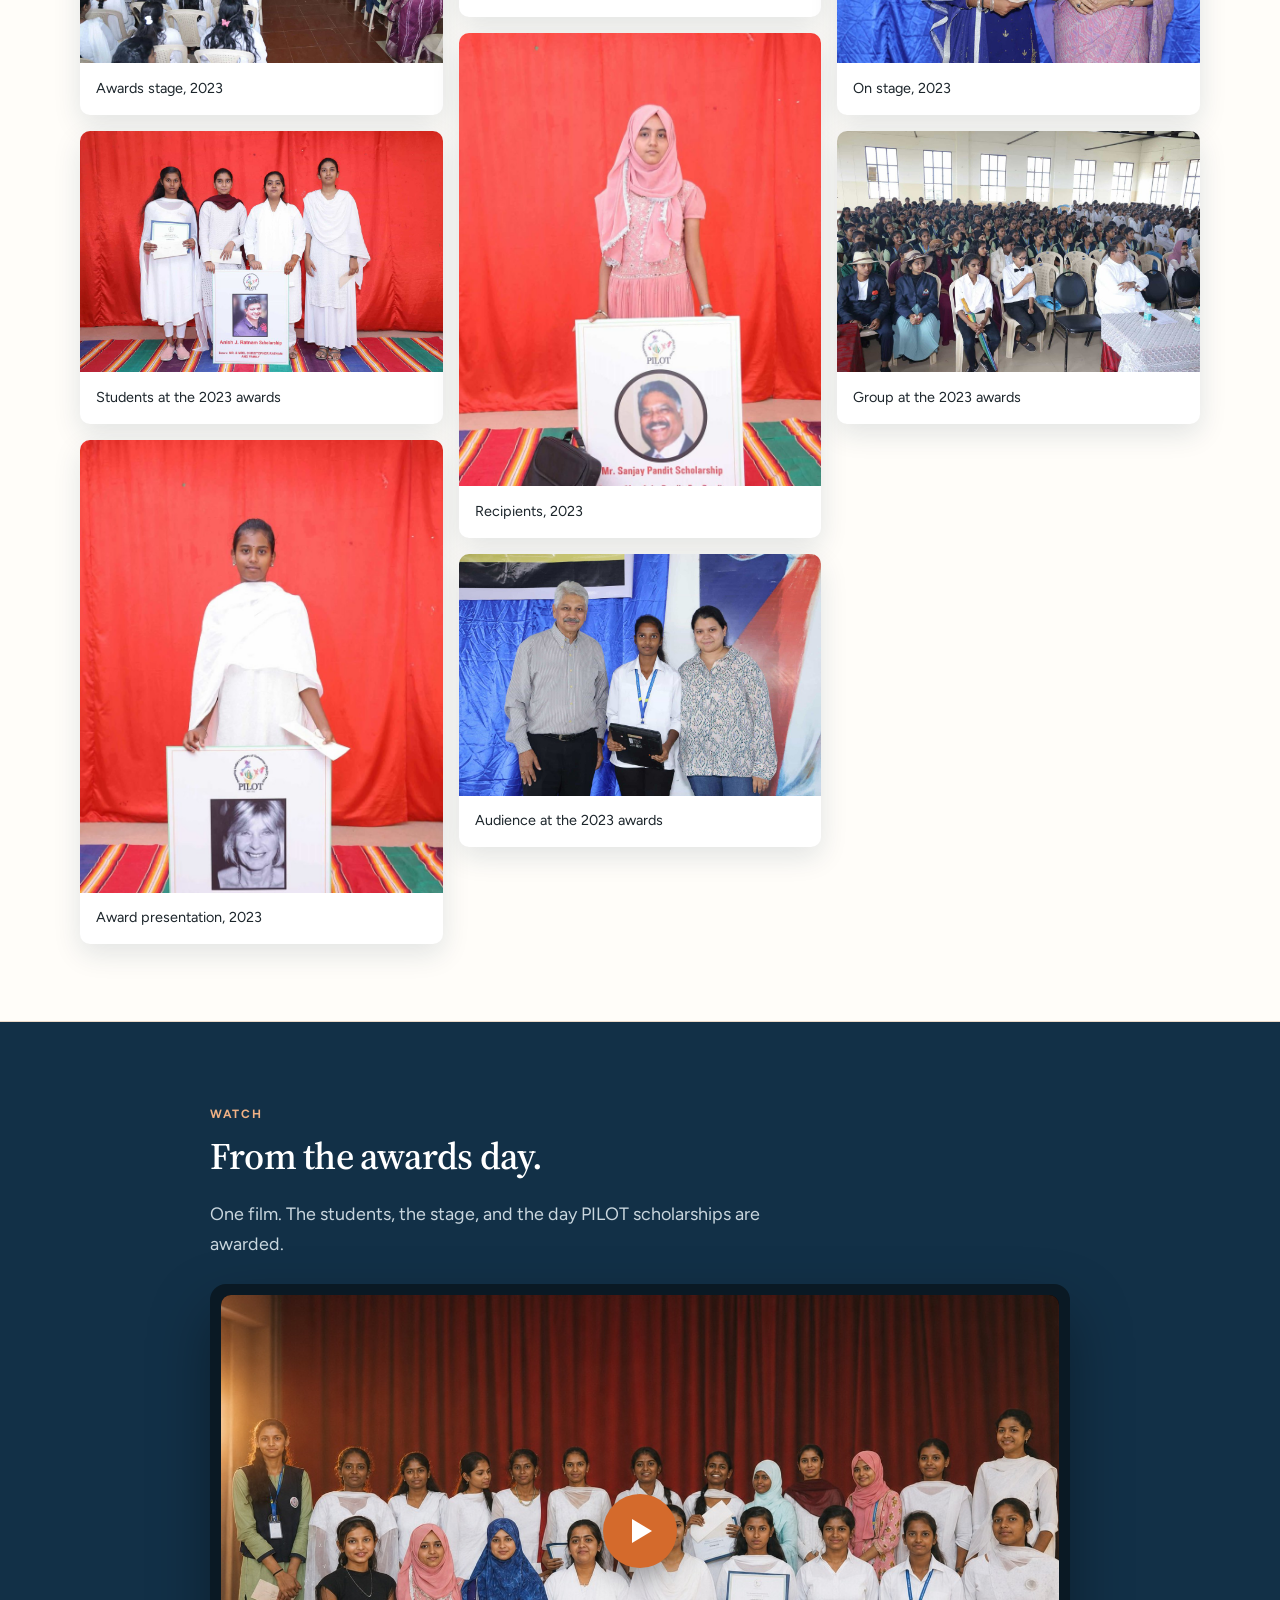
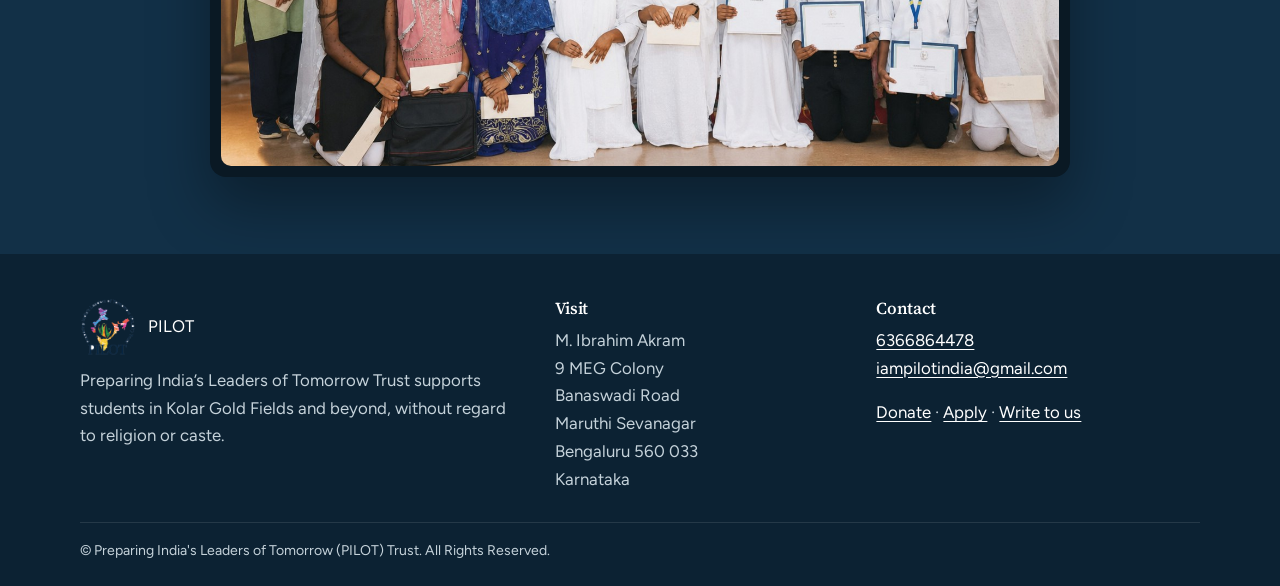
<file: gallery.html>
<!DOCTYPE html>
<html lang="en">
<head>
  <meta charset="UTF-8">
  <meta name="viewport" content="width=device-width, initial-scale=1">
  <title>Gallery — PILOT Trust</title>
  <meta name="description" content="Photos and video from PILOT scholarship awards and school visits.">
  <link rel="icon" href="images/favicon.png">
  <link rel="preconnect" href="https://fonts.googleapis.com">
  <link rel="preconnect" href="https://fonts.gstatic.com" crossorigin>
  <link href="https://fonts.googleapis.com/css2?family=Figtree:wght@400;600;700&family=Source+Serif+4:opsz,wght@8..60,500;8..60,600&display=swap" rel="stylesheet">
  <link rel="stylesheet" href="css/styles.css?v=12">
</head>
<body>
<a class="skip" href="#main">Skip to content</a>
<header class="site-header">
  <div class="header-inner">
    <a class="brand" href="index.html">
      <img src="images/logo.png" alt="PILOT Trust">
      <span class="brand-text">
        <strong>PILOT</strong>
        <small>Leaders of Tomorrow</small>
      </span>
    </a>
    <div class="nav-cluster">
      <nav id="nav" class="nav" aria-label="Main">
        <a href="index.html">Home</a>
        <a href="about.html">About</a>
        <a href="scholarship.html">Scholarships</a>
        <a href="financials.html">Financials</a>
        <a href="gallery.html" aria-current="page">Gallery</a>
        <a href="initiatives.html">Initiatives</a>
        <a class="nav-donate" href="donate.html">Donate</a>
      </nav>
      <button class="nav-toggle" type="button" aria-expanded="false" aria-controls="nav">Menu</button>
    </div>
  </div>
</header>

<main id="main">
  <section class="hero wrap">
    <p class="kicker">Gallery</p>
    <h1>Faces of PILOT.</h1>
    <p class="lede">Scholarship winners, awards days, and school visits — from St. Teresa’s College to St. Mary’s High School.</p>
  </section>

  <section class="section section-mist">
    <div class="wrap masonry">
      <figure data-lightbox>
        <img src="images/hero-home.jpg" alt="PILOT scholarship recipients">
        <figcaption>PILOT scholarship recipients</figcaption>
      </figure>
      <figure data-lightbox>
        <img src="images/g-winners-2021-b.jpg" alt="PILOT Scholarship Winners 2021">
        <figcaption>PILOT Scholarship Winners 2021</figcaption>
      </figure>
      <figure data-lightbox>
        <img src="images/g-awardees-2019.jpg" alt="Pilot Awardees 2019">
        <figcaption>Pilot Awardees 2019</figcaption>
      </figure>
      <figure data-lightbox>
        <img src="images/g-volleyball.jpg" alt="State Level Volleyball Winners">
        <figcaption>State Level Volleyball Winners</figcaption>
      </figure>
      <figure data-lightbox>
        <img src="images/g-winnetta-pune.jpg" alt="Winnetta Martin, Pune">
        <figcaption>Winnetta Martin, Pune</figcaption>
      </figure>
      <figure data-lightbox>
        <img src="images/g-winnetta-newasa.jpg" alt="Winnetta Martin, SDA School, Newasa">
        <figcaption>Winnetta Martin, SDA School, Newasa</figcaption>
      </figure>
      <figure data-lightbox>
        <img src="images/g-gift-argentina.jpg" alt="Farook Sait and Father Rose with a gift from Asha Aitardi">
        <figcaption>Farook Sait &amp; Father Rose with gift from Asha Aitardi, Argentina</figcaption>
      </figure>
      <figure data-lightbox>
        <img src="images/g-4h-fareed.jpg" alt="4-H Club of St. Teresa’s College">
        <figcaption>4-H Club of St. Teresa’s College</figcaption>
      </figure>
      <figure data-lightbox>
        <img src="images/g-archbishop.jpg" alt="Mr. Farook Sait with Archbishop Bernard Moras">
        <figcaption>Mr. Farook Sait with Archbishop Bernard Moras</figcaption>
      </figure>
      <figure data-lightbox>
        <img src="images/g-sda-principal.jpg" alt="Principal, SDA School, Newasa welcoming Mr. Farook Sait">
        <figcaption>Principal, SDA School, Newasa welcoming Mr. Farook Sait</figcaption>
      </figure>
      <figure data-lightbox>
        <img src="images/g-sonny-students.jpg" alt="Dr. Sonny Ramaswamy with students">
        <figcaption>Dr. Sonny Ramaswamy with students of St. Teresa’s College</figcaption>
      </figure>
      <figure data-lightbox>
        <img src="images/g-st-marys-students.jpg" alt="Students at St. Mary’s High School">
        <figcaption>Students at St. Mary’s High School</figcaption>
      </figure>
      <figure data-lightbox>
        <img src="images/g-gommateshwara.jpg" alt="Andrew Toelle, Fr. John Rose and nuns visiting Gommateshwara">
        <figcaption>Andrew Toelle, Fr. John Rose and Nuns visiting Gommateshwara</figcaption>
      </figure>
      <figure data-lightbox>
        <img src="images/g-assembly.jpg" alt="Student Assembly, St. Mary’s High School">
        <figcaption>Student Assembly, St. Mary’s High School</figcaption>
      </figure>
      <figure data-lightbox>
        <img src="images/g-sda-bangalore.jpg" alt="Scholarship recipients at SDA School, Bangalore">
        <figcaption>Scholarship recipients at SDA School, Bangalore with teacher Mrs. Elizabeth Kore</figcaption>
      </figure>
      <figure data-lightbox>
        <img src="images/g-st-marys-winners.jpg" alt="Scholarship winners at St. Mary’s High School">
        <figcaption>Scholarship winners at St. Mary’s High School</figcaption>
      </figure>
      <figure data-lightbox>
        <img src="images/story-kgf.jpg" alt="Flora Paatric introducing students">
        <figcaption>Flora Paatric, Principal, St. Teresa College, introducing Jonaki Thomas and Srimahalakshmi</figcaption>
      </figure>
      <figure data-lightbox>
        <img src="images/g-ayeesha-marys.jpg" alt="Ayeesha Ahmed at St. Marys High School">
        <figcaption>Ayeesha Ahmed at St. Marys High School</figcaption>
      </figure>
      <figure data-lightbox>
        <img src="images/g-awards-marys.jpg" alt="Awards presentation at St. Mary’s High School">
        <figcaption>Awards presentation ceremony at St. Mary’s High School</figcaption>
      </figure>
      <figure data-lightbox>
        <img src="images/g-sp-address.jpg" alt="Dance performance, St. Teresa’s College">
        <figcaption>Dance performance, St. Teresa’s College</figcaption>
      </figure>
      <figure data-lightbox>
        <img src="images/g-dance.jpg" alt="Guests at a PILOT school visit">
        <figcaption>Guests at a PILOT school visit</figcaption>
      </figure>
      <figure data-lightbox>
        <img src="images/g-sp-sujitha-a.png" alt="Mohammed Sujitha at St. Teresa’s College">
        <figcaption>Mohammed Sujitha, I.P.S, at St. Teresa’s College</figcaption>
      </figure>
      <figure data-lightbox>
        <img src="images/g-smiling.jpg" alt="Smiling faces at St. Teresa’s College">
        <figcaption>Smiling faces, going places! – St. Teresa’s College</figcaption>
      </figure>
      <figure data-lightbox>
        <img src="images/g-4h-activity.jpg" alt="4-H Group Activity">
        <figcaption>4-H Group Activity, St. Teresa’s College</figcaption>
      </figure>
      <figure data-lightbox>
        <img src="images/g-disha.jpg" alt="Disha Bhardwaj, PILOT supporter">
        <figcaption>Disha Bhardwaj, PILOT supporter</figcaption>
      </figure>
      <figure data-lightbox>
        <img src="images/g-topper-2023.jpg" alt="2023 topper and laptop winner">
        <figcaption>St.Teresa’s College 2023 Topper and Laptop Winner</figcaption>
      </figure>
      <figure data-lightbox>
        <img src="images/g-topper-2024.jpg" alt="2024 topper and laptop winner">
        <figcaption>St.Teresa’s College 2024 Topper and Laptop Winner</figcaption>
      </figure>
      <figure data-lightbox>
        <img src="images/g-recent.jpg" alt="Recent PILOT gathering">
        <figcaption>Recent scholarship gathering</figcaption>
      </figure>
    </div>
  </section>

  <section class="section">
    <div class="wrap">
      <p class="kicker">2023</p>
      <h2>PILOT Annual Awards Program 2023</h2>
      <div class="masonry">
        <figure data-lightbox>
          <img src="images/g-awards-6109.jpg" alt="PILOT Annual Awards Program 2023">
          <figcaption>PILOT Annual Awards Program 2023</figcaption>
        </figure>
        <figure data-lightbox>
          <img src="images/g-awards-5581.jpg" alt="Awards stage, 2023">
          <figcaption>Awards stage, 2023</figcaption>
        </figure>
        <figure data-lightbox>
          <img src="images/g-awards-6101.jpg" alt="Students at the 2023 awards">
          <figcaption>Students at the 2023 awards</figcaption>
        </figure>
        <figure data-lightbox>
          <img src="images/g-awards-6097.jpg" alt="Award presentation, 2023">
          <figcaption>Award presentation, 2023</figcaption>
        </figure>
        <figure data-lightbox>
          <img src="images/g-awards-6088.jpg" alt="Guests at the 2023 awards">
          <figcaption>Guests at the 2023 awards</figcaption>
        </figure>
        <figure data-lightbox>
          <img src="images/g-awards-6084.jpg" alt="Recipients, 2023">
          <figcaption>Recipients, 2023</figcaption>
        </figure>
        <figure data-lightbox>
          <img src="images/g-awards-5980.jpg" alt="Audience at the 2023 awards">
          <figcaption>Audience at the 2023 awards</figcaption>
        </figure>
        <figure data-lightbox>
          <img src="images/g-awards-5903.jpg" alt="PILOT awards 2023">
          <figcaption>PILOT awards 2023</figcaption>
        </figure>
        <figure data-lightbox>
          <img src="images/g-awards-5857.jpg" alt="On stage, 2023">
          <figcaption>On stage, 2023</figcaption>
        </figure>
        <figure data-lightbox>
          <img src="images/g-awards-5700.jpg" alt="Group at the 2023 awards">
          <figcaption>Group at the 2023 awards</figcaption>
        </figure>
      </div>
    </div>
  </section>

  <section class="section section-navy">
    <div class="wrap video-feature">
      <p class="kicker">Watch</p>
      <h2>From the awards day.</h2>
      <p class="lede">One film. The students, the stage, and the day PILOT scholarships are awarded.</p>
      <div class="video-stage">
        <div class="video">
          <button class="video-thumb" type="button" data-video="DIt-cZ0Lkck" aria-label="Play PILOT awards video">
            <img src="images/video-thumb.jpg" alt="PILOT awards day video">
            <span class="play" aria-hidden="true"></span>
          </button>
        </div>
      </div>
    </div>
  </section>
</main>

<div class="lightbox" role="dialog" aria-modal="true" aria-label="Photo">
  <button class="lightbox-close" type="button" aria-label="Close">&times;</button>
  <div>
    <img alt="">
    <p></p>
  </div>
</div>

<footer class="site-footer">
  <div class="wrap footer-grid">
    <div>
      <a class="brand" href="index.html"><img src="images/logo.png" alt=""><span>PILOT</span></a>
      <p>Preparing India’s Leaders of Tomorrow Trust supports students in Kolar Gold Fields and beyond, without regard to religion or caste.</p>
    </div>
    <div>
      <h3>Visit</h3>
      <p>M. Ibrahim Akram<br>9 MEG Colony<br>Banaswadi Road<br>Maruthi Sevanagar<br>Bengaluru 560 033<br>Karnataka</p>
    </div>
    <div>
      <h3>Contact</h3>
      <p><a href="tel:6366864478">6366864478</a><br>
      <a href="mailto:iampilotindia@gmail.com">iampilotindia@gmail.com</a></p>
      <p><a href="donate.html">Donate</a> · <a href="scholarship.html">Apply</a> · <a href="about.html">Write to us</a></p>
    </div>
  </div>
  <div class="wrap legal">© Preparing India's Leaders of Tomorrow (PILOT) Trust. All Rights Reserved.</div>
</footer>
<script src="js/main.js?v=5"></script>
</body>
</html>
</file>
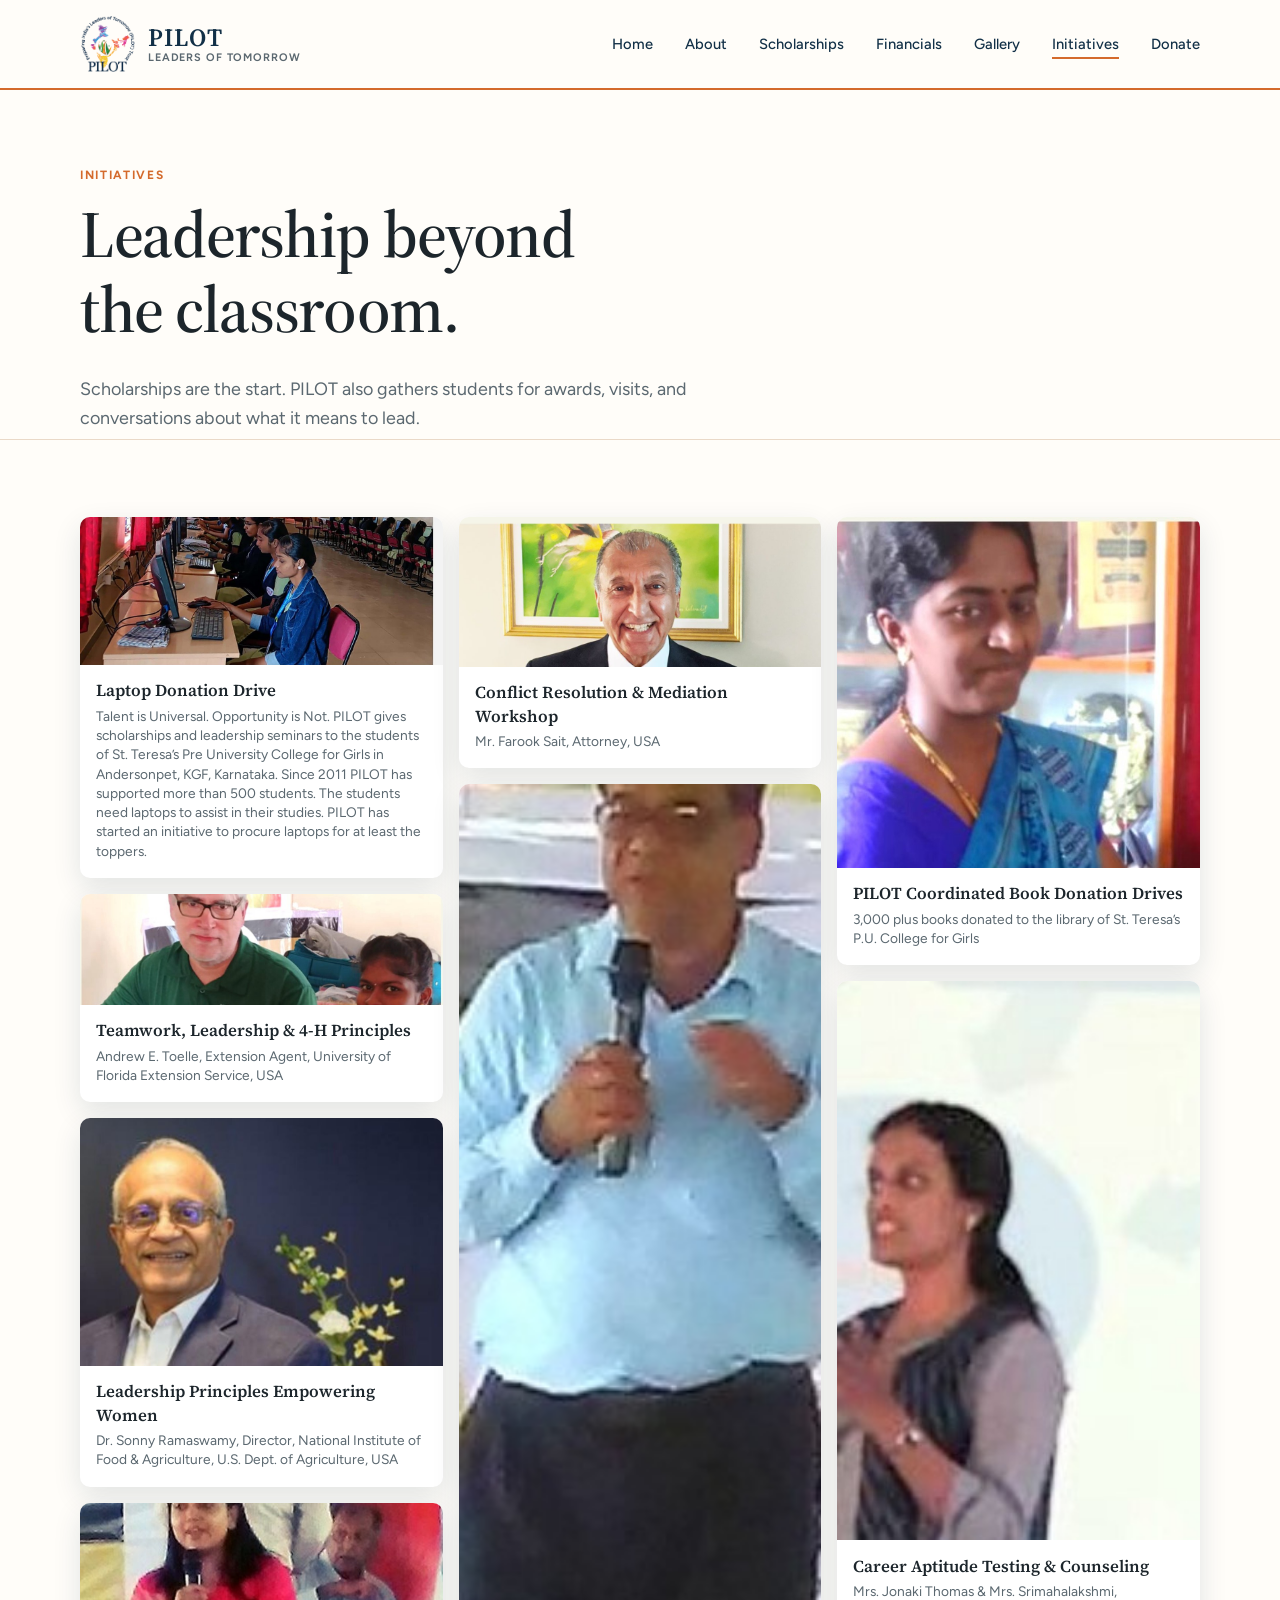
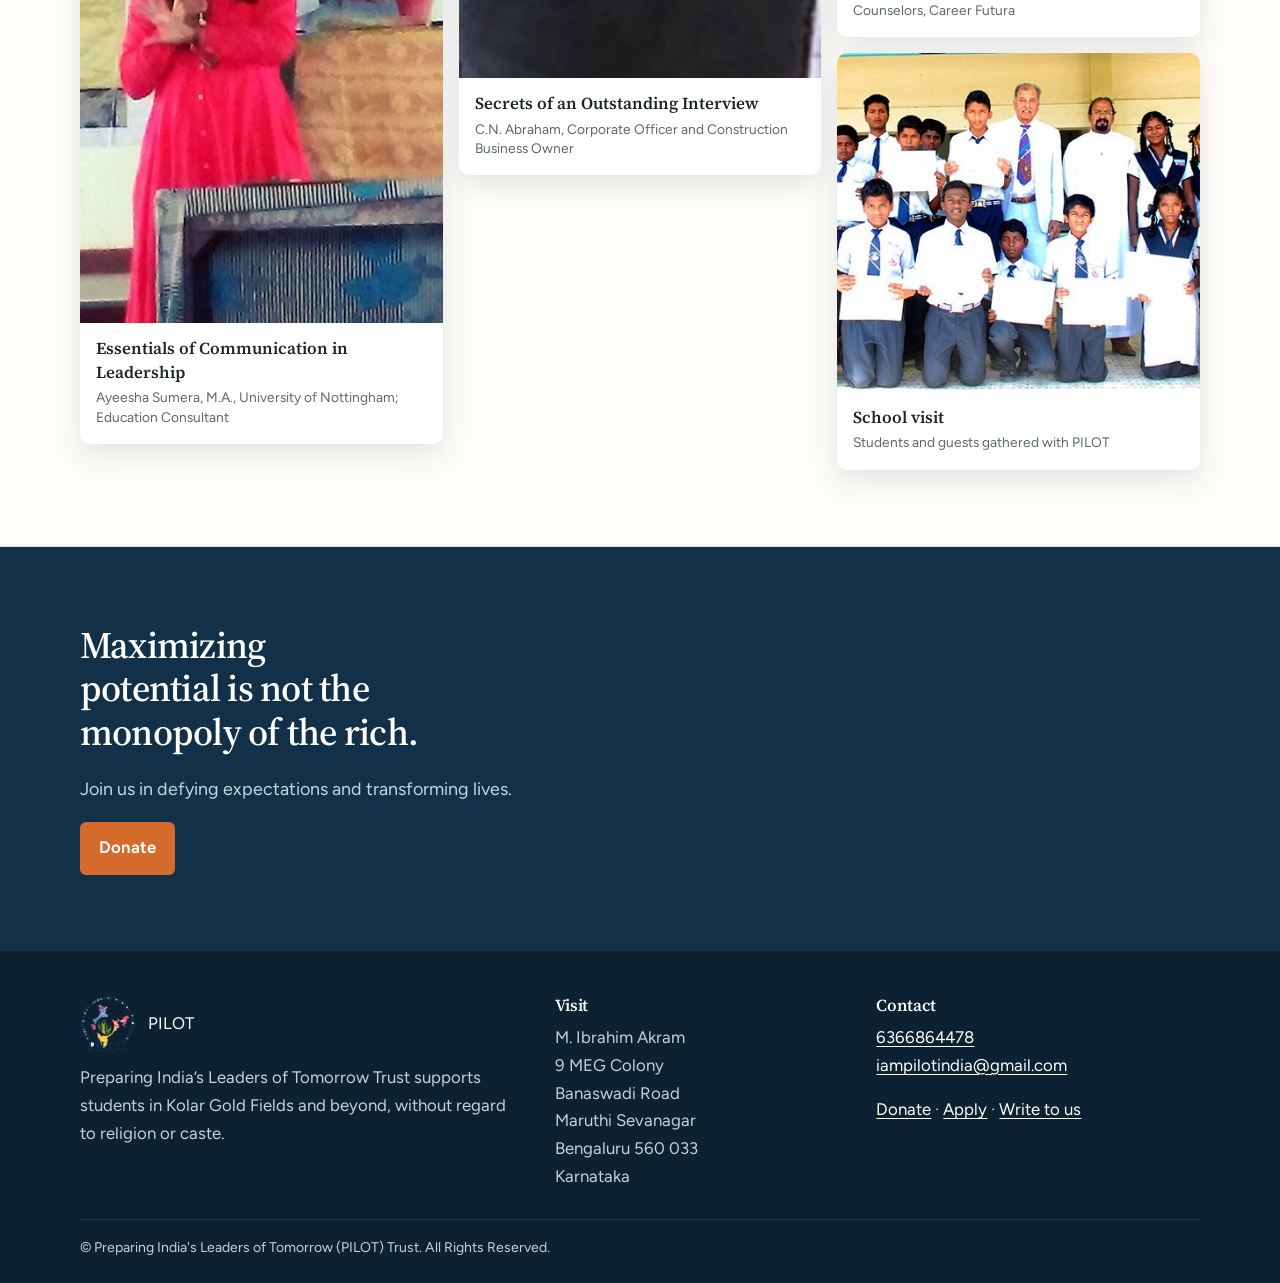
<file: initiatives.html>
<!DOCTYPE html>
<html lang="en">
<head>
  <meta charset="UTF-8">
  <meta name="viewport" content="width=device-width, initial-scale=1">
  <title>Initiatives — PILOT Trust</title>
  <meta name="description" content="Leadership programs and school visits supported by PILOT Trust.">
  <link rel="icon" href="images/favicon.png">
  <link rel="preconnect" href="https://fonts.googleapis.com">
  <link rel="preconnect" href="https://fonts.gstatic.com" crossorigin>
  <link href="https://fonts.googleapis.com/css2?family=Figtree:wght@400;600;700&family=Source+Serif+4:opsz,wght@8..60,500;8..60,600&display=swap" rel="stylesheet">
  <link rel="stylesheet" href="css/styles.css?v=12">
</head>
<body>
<a class="skip" href="#main">Skip to content</a>
<header class="site-header">
  <div class="header-inner">
    <a class="brand" href="index.html">
      <img src="images/logo.png" alt="PILOT Trust">
      <span class="brand-text">
        <strong>PILOT</strong>
        <small>Leaders of Tomorrow</small>
      </span>
    </a>
    <div class="nav-cluster">
      <nav id="nav" class="nav" aria-label="Main">
        <a href="index.html">Home</a>
        <a href="about.html">About</a>
        <a href="scholarship.html">Scholarships</a>
        <a href="financials.html">Financials</a>
        <a href="gallery.html">Gallery</a>
        <a href="initiatives.html" aria-current="page">Initiatives</a>
        <a class="nav-donate" href="donate.html">Donate</a>
      </nav>
      <button class="nav-toggle" type="button" aria-expanded="false" aria-controls="nav">Menu</button>
    </div>
  </div>
</header>

<main id="main">
  <section class="hero wrap">
    <p class="kicker">Initiatives</p>
    <h1>Leadership beyond the classroom.</h1>
    <p class="lede">Scholarships are the start. PILOT also gathers students for awards, visits, and conversations about what it means to lead.</p>
  </section>

  <section class="section">
    <div class="wrap masonry">
      <figure data-lightbox>
        <img src="images/init-comp.jpg" alt="Students using computers during the laptop donation drive">
        <figcaption>
          <strong>Laptop Donation Drive</strong>
          <span>Talent is Universal. Opportunity is Not. PILOT gives scholarships and leadership seminars to the students of St. Teresa’s Pre University College for Girls in Andersonpet, KGF, Karnataka. Since 2011 PILOT has supported more than 500 students. The students need laptops to assist in their studies. PILOT has started an initiative to procure laptops for at least the toppers.</span>
        </figcaption>
      </figure>
      <figure data-lightbox>
        <img src="images/init-i5.jpg" alt="Andrew E. Toelle with a PILOT student">
        <figcaption>
          <strong>Teamwork, Leadership &amp; 4-H Principles</strong>
          <span>Andrew E. Toelle, Extension Agent, University of Florida Extension Service, USA</span>
        </figcaption>
      </figure>
      <figure data-lightbox>
        <img src="images/init-sonny.jpg" alt="Dr. Sonny Ramaswamy">
        <figcaption>
          <strong>Leadership Principles Empowering Women</strong>
          <span>Dr. Sonny Ramaswamy, Director, National Institute of Food &amp; Agriculture, U.S. Dept. of Agriculture, USA</span>
        </figcaption>
      </figure>
      <figure data-lightbox>
        <img src="images/init-i1.jpg" alt="Ayeesha Sumera speaking at a PILOT program">
        <figcaption>
          <strong>Essentials of Communication in Leadership</strong>
          <span>Ayeesha Sumera, M.A., University of Nottingham; Education Consultant</span>
        </figcaption>
      </figure>
      <figure data-lightbox>
        <img src="images/init-leadership.jpg" alt="Mr. Farook Sait">
        <figcaption>
          <strong>Conflict Resolution &amp; Mediation Workshop</strong>
          <span>Mr. Farook Sait, Attorney, USA</span>
        </figcaption>
      </figure>
      <figure data-lightbox>
        <img src="images/init-i2.jpg" alt="C.N. Abraham speaking to students">
        <figcaption>
          <strong>Secrets of an Outstanding Interview</strong>
          <span>C.N. Abraham, Corporate Officer and Construction Business Owner</span>
        </figcaption>
      </figure>
      <figure data-lightbox>
        <img src="images/init-i3.jpg" alt="Student with donated World Book volumes">
        <figcaption>
          <strong>PILOT Coordinated Book Donation Drives</strong>
          <span>3,000 plus books donated to the library of St. Teresa’s P.U. College for Girls</span>
        </figcaption>
      </figure>
      <figure data-lightbox>
        <img src="images/init-i7.jpg" alt="Career counseling session with PILOT students">
        <figcaption>
          <strong>Career Aptitude Testing &amp; Counseling</strong>
          <span>Mrs. Jonaki Thomas &amp; Mrs. Srimahalakshmi, Counselors, Career Futura</span>
        </figcaption>
      </figure>
      <figure data-lightbox>
        <img src="images/init-giving.jpg" alt="Students and guests at a PILOT school visit">
        <figcaption>
          <strong>School visit</strong>
          <span>Students and guests gathered with PILOT</span>
        </figcaption>
      </figure>
    </div>
  </section>

  <section class="section section-navy">
    <div class="wrap">
      <h2>Maximizing potential is not the monopoly of the rich.</h2>
      <p class="lede">Join us in defying expectations and transforming lives.</p>
      <a class="btn btn-saffron" href="donate.html">Donate</a>
    </div>
  </section>
</main>

<div class="lightbox" role="dialog" aria-modal="true" aria-label="Photo">
  <button class="lightbox-close" type="button" aria-label="Close">&times;</button>
  <div>
    <img alt="">
    <p></p>
  </div>
</div>

<footer class="site-footer">
  <div class="wrap footer-grid">
    <div>
      <a class="brand" href="index.html"><img src="images/logo.png" alt=""><span>PILOT</span></a>
      <p>Preparing India’s Leaders of Tomorrow Trust supports students in Kolar Gold Fields and beyond, without regard to religion or caste.</p>
    </div>
    <div>
      <h3>Visit</h3>
      <p>M. Ibrahim Akram<br>9 MEG Colony<br>Banaswadi Road<br>Maruthi Sevanagar<br>Bengaluru 560 033<br>Karnataka</p>
    </div>
    <div>
      <h3>Contact</h3>
      <p><a href="tel:6366864478">6366864478</a><br>
      <a href="mailto:iampilotindia@gmail.com">iampilotindia@gmail.com</a></p>
      <p><a href="donate.html">Donate</a> · <a href="scholarship.html">Apply</a> · <a href="about.html">Write to us</a></p>
    </div>
  </div>
  <div class="wrap legal">© Preparing India's Leaders of Tomorrow (PILOT) Trust. All Rights Reserved.</div>
</footer>
<script src="js/main.js?v=5"></script>
</body>
</html>
</file>
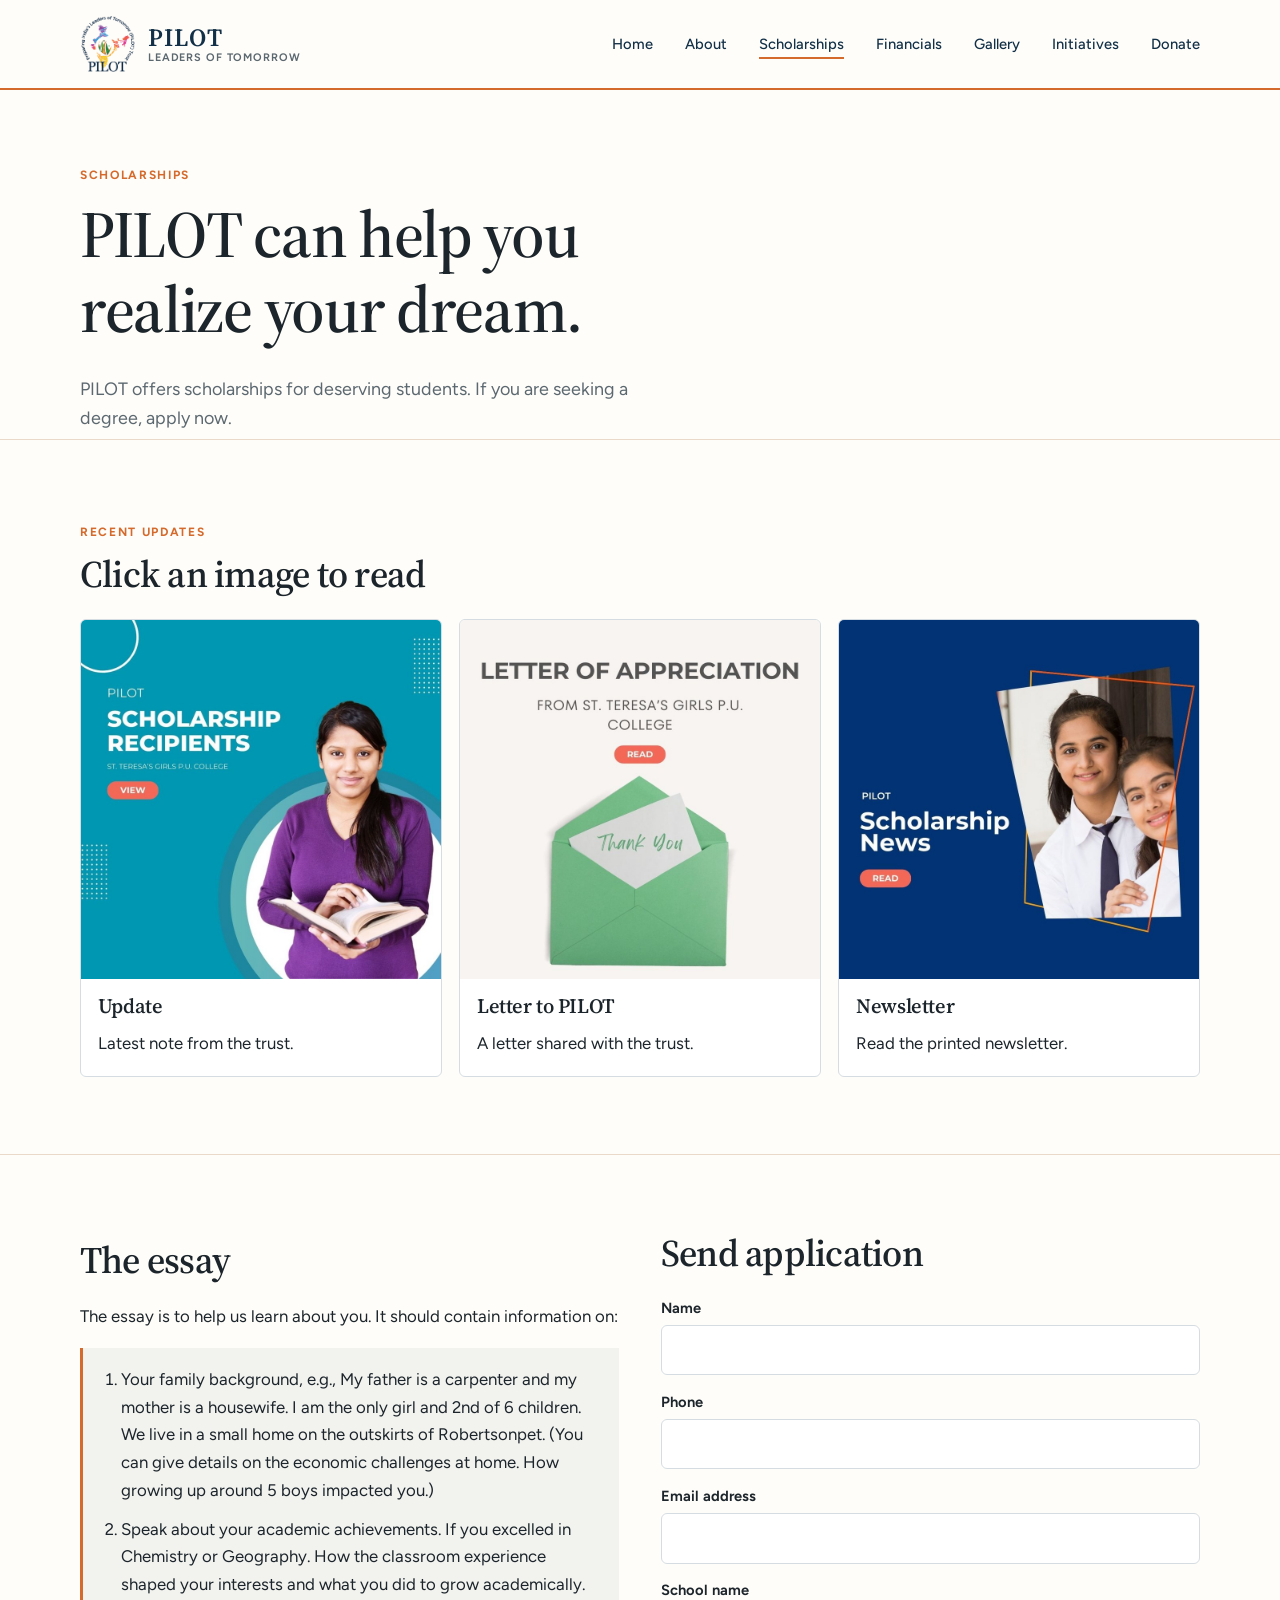
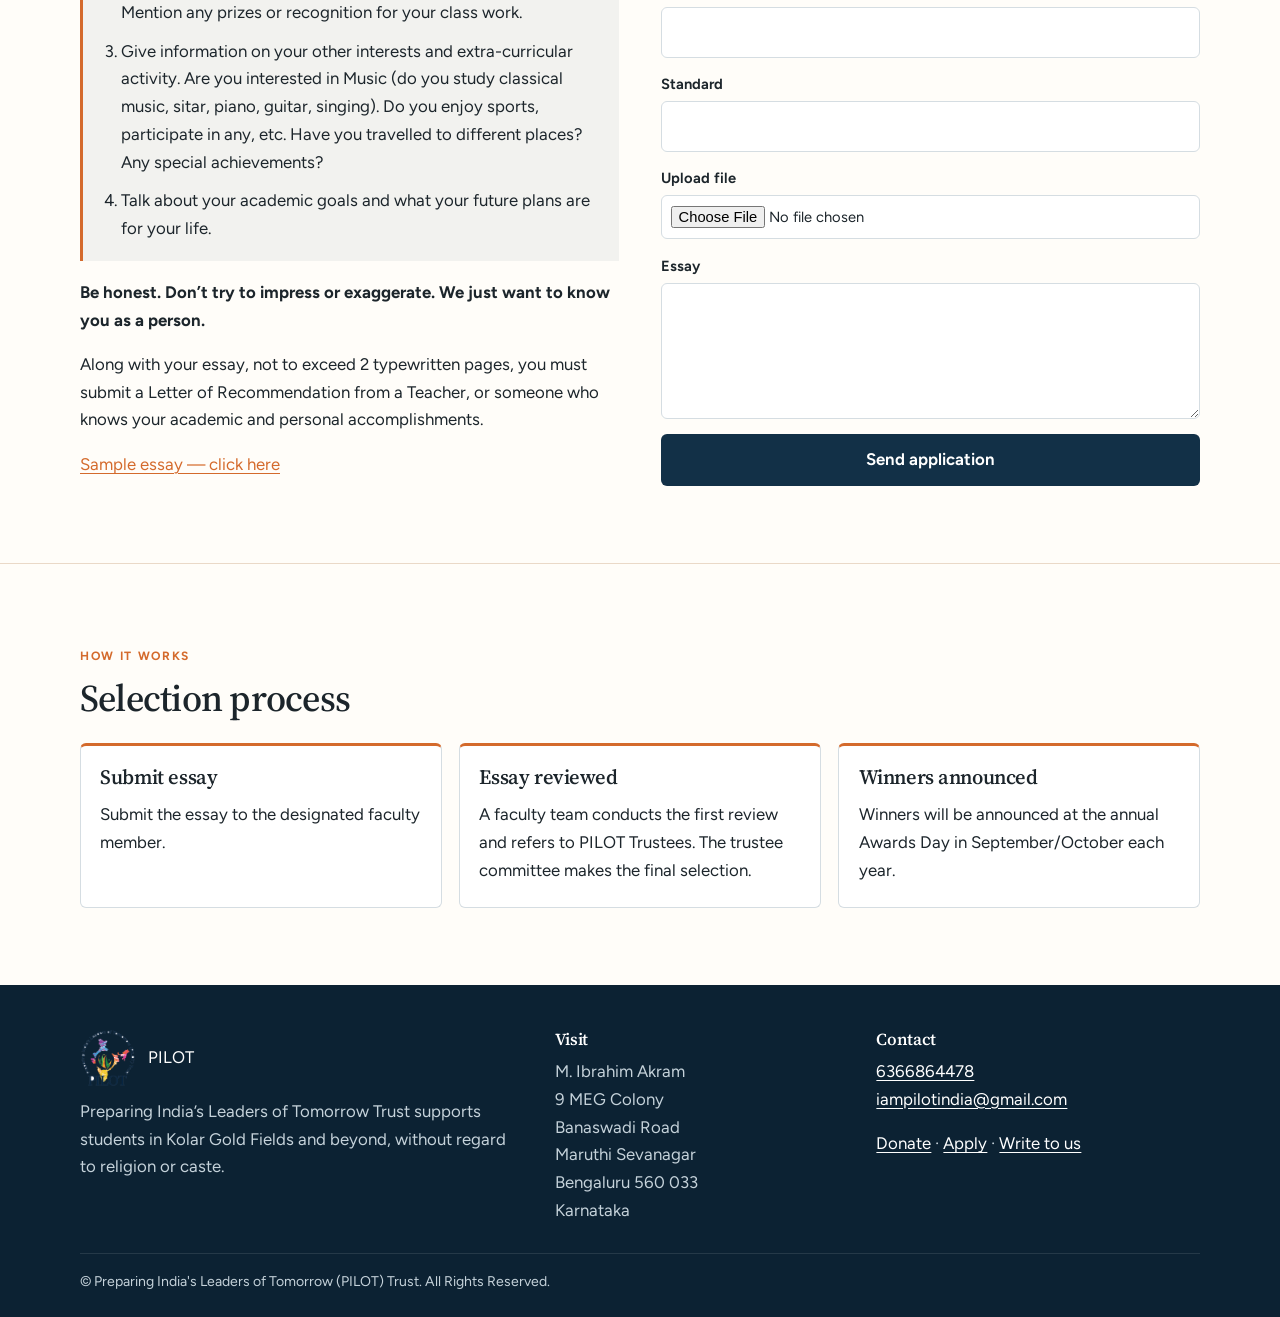
<file: scholarship.html>
<!DOCTYPE html>
<html lang="en">
<head>
  <meta charset="UTF-8">
  <meta name="viewport" content="width=device-width, initial-scale=1">
  <title>Scholarships — PILOT Trust</title>
  <meta name="description" content="Apply for a PILOT scholarship. Submit an essay and a recommendation letter.">
  <link rel="icon" href="images/favicon.png">
  <link rel="preconnect" href="https://fonts.googleapis.com">
  <link rel="preconnect" href="https://fonts.gstatic.com" crossorigin>
  <link href="https://fonts.googleapis.com/css2?family=Figtree:wght@400;600;700&family=Source+Serif+4:opsz,wght@8..60,500;8..60,600&display=swap" rel="stylesheet">
  <link rel="stylesheet" href="css/styles.css?v=12">
</head>
<body>
<a class="skip" href="#main">Skip to content</a>
<header class="site-header">
  <div class="header-inner">
    <a class="brand" href="index.html">
      <img src="images/logo.png" alt="PILOT Trust">
      <span class="brand-text">
        <strong>PILOT</strong>
        <small>Leaders of Tomorrow</small>
      </span>
    </a>
    <div class="nav-cluster">
      <nav id="nav" class="nav" aria-label="Main">
        <a href="index.html">Home</a>
        <a href="about.html">About</a>
        <a href="scholarship.html" aria-current="page">Scholarships</a>
        <a href="financials.html">Financials</a>
        <a href="gallery.html">Gallery</a>
        <a href="initiatives.html">Initiatives</a>
        <a class="nav-donate" href="donate.html">Donate</a>
      </nav>
      <button class="nav-toggle" type="button" aria-expanded="false" aria-controls="nav">Menu</button>
    </div>
  </div>
</header>

<main id="main">
  <section class="hero wrap">
    <p class="kicker">Scholarships</p>
    <h1>PILOT can help you realize your dream.</h1>
    <p class="lede">PILOT offers scholarships for deserving students. If you are seeking a degree, apply now.</p>
  </section>

  <section class="section section-mist">
    <div class="wrap">
      <p class="kicker">Recent updates</p>
      <h2>Click an image to read</h2>
      <div class="grid-3">
        <a class="update-card" href="docs/update-organized.pdf">
          <img src="images/update-1.jpg" alt="Recent PILOT update">
          <div><h3>Update</h3><p>Latest note from the trust.</p></div>
        </a>
        <a class="update-card" href="docs/letter-to-pilot.pdf">
          <img src="images/update-2.jpg" alt="Letter to PILOT">
          <div><h3>Letter to PILOT</h3><p>A letter shared with the trust.</p></div>
        </a>
        <a class="update-card" href="docs/newsletter-2021.pdf">
          <img src="images/update-3.jpg" alt="PILOT newsletter">
          <div><h3>Newsletter</h3><p>Read the printed newsletter.</p></div>
        </a>
      </div>
    </div>
  </section>

  <section class="section">
    <div class="wrap grid-2">
      <div>
        <h2>The essay</h2>
        <p>The essay is to help us learn about you. It should contain information on:</p>
        <div class="essay">
          <ol>
            <li>Your family background, e.g., My father is a carpenter and my mother is a housewife. I am the only girl and 2nd of 6 children. We live in a small home on the outskirts of Robertsonpet. (You can give details on the economic challenges at home. How growing up around 5 boys impacted you.)</li>
            <li>Speak about your academic achievements. If you excelled in Chemistry or Geography. How the classroom experience shaped your interests and what you did to grow academically. Mention any prizes or recognition for your class work.</li>
            <li>Give information on your other interests and extra-curricular activity. Are you interested in Music (do you study classical music, sitar, piano, guitar, singing). Do you enjoy sports, participate in any, etc. Have you travelled to different places? Any special achievements?</li>
            <li>Talk about your academic goals and what your future plans are for your life.</li>
          </ol>
        </div>
        <p><strong>Be honest. Don’t try to impress or exaggerate. We just want to know you as a person.</strong></p>
        <p>Along with your essay, not to exceed 2 typewritten pages, you must submit a Letter of Recommendation from a Teacher, or someone who knows your academic and personal accomplishments.</p>
        <p><a href="docs/sample-essay.pdf">Sample essay — click here</a></p>
      </div>
      <div>
        <h2>Send application</h2>
        <form class="form" name="scholarship" method="POST" data-netlify="true" netlify-honeypot="bot-field" action="/thank-you" enctype="multipart/form-data">
          <input type="hidden" name="form-name" value="scholarship">
          <p class="hp" aria-hidden="true"><label>Don’t fill this out <input name="bot-field" tabindex="-1"></label></p>
          <label>Name <input type="text" name="name" required></label>
          <label>Phone <input type="tel" name="phone" required></label>
          <label>Email address <input type="email" name="email" required></label>
          <label>School name <input type="text" name="school" required></label>
          <label>Standard <input type="number" name="standard" min="1" max="16"></label>
          <label>Upload file <input type="file" name="attachment" accept=".pdf,.doc,.docx,.jpg,.jpeg,.png"></label>
          <label>Essay <textarea name="essay" required></textarea></label>
          <button class="btn btn-navy" type="submit">Send application</button>
        </form>
      </div>
    </div>
  </section>

  <section class="section section-mist">
    <div class="wrap">
      <p class="kicker">How it works</p>
      <h2>Selection process</h2>
      <div class="grid-3 steps">
        <article class="card">
          <h3>Submit essay</h3>
          <p>Submit the essay to the designated faculty member.</p>
        </article>
        <article class="card">
          <h3>Essay reviewed</h3>
          <p>A faculty team conducts the first review and refers to PILOT Trustees. The trustee committee makes the final selection.</p>
        </article>
        <article class="card">
          <h3>Winners announced</h3>
          <p>Winners will be announced at the annual Awards Day in September/October each year.</p>
        </article>
      </div>
    </div>
  </section>
</main>

<footer class="site-footer">
  <div class="wrap footer-grid">
    <div>
      <a class="brand" href="index.html"><img src="images/logo.png" alt=""><span>PILOT</span></a>
      <p>Preparing India’s Leaders of Tomorrow Trust supports students in Kolar Gold Fields and beyond, without regard to religion or caste.</p>
    </div>
    <div>
      <h3>Visit</h3>
      <p>M. Ibrahim Akram<br>9 MEG Colony<br>Banaswadi Road<br>Maruthi Sevanagar<br>Bengaluru 560 033<br>Karnataka</p>
    </div>
    <div>
      <h3>Contact</h3>
      <p><a href="tel:6366864478">6366864478</a><br>
      <a href="mailto:iampilotindia@gmail.com">iampilotindia@gmail.com</a></p>
      <p><a href="donate.html">Donate</a> · <a href="scholarship.html">Apply</a> · <a href="about.html">Write to us</a></p>
    </div>
  </div>
  <div class="wrap legal">© Preparing India's Leaders of Tomorrow (PILOT) Trust. All Rights Reserved.</div>
</footer>
<script src="js/main.js?v=5"></script>
</body>
</html>
</file>
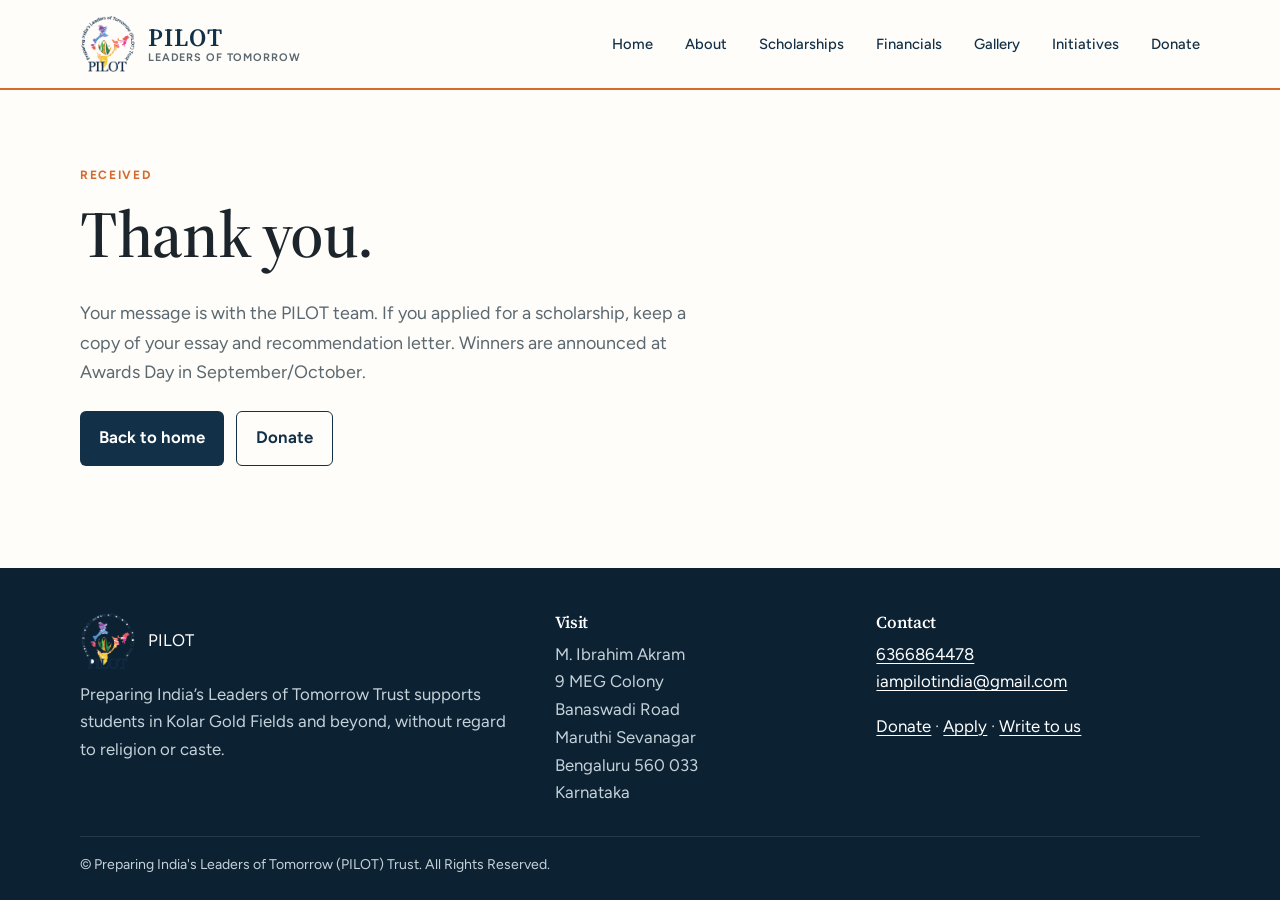
<file: thank-you.html>
<!DOCTYPE html>
<html lang="en">
<head>
  <meta charset="UTF-8">
  <meta name="viewport" content="width=device-width, initial-scale=1">
  <title>Thank you — PILOT Trust</title>
  <link rel="icon" href="images/favicon.png">
  <link rel="preconnect" href="https://fonts.googleapis.com">
  <link rel="preconnect" href="https://fonts.gstatic.com" crossorigin>
  <link href="https://fonts.googleapis.com/css2?family=Figtree:wght@400;600;700&family=Source+Serif+4:opsz,wght@8..60,500;8..60,600&display=swap" rel="stylesheet">
  <link rel="stylesheet" href="css/styles.css?v=12">
</head>
<body>
<a class="skip" href="#main">Skip to content</a>
<header class="site-header">
  <div class="header-inner">
    <a class="brand" href="index.html">
      <img src="images/logo.png" alt="PILOT Trust">
      <span class="brand-text">
        <strong>PILOT</strong>
        <small>Leaders of Tomorrow</small>
      </span>
    </a>
    <div class="nav-cluster">
      <nav id="nav" class="nav" aria-label="Main">
        <a href="index.html">Home</a>
        <a href="about.html">About</a>
        <a href="scholarship.html">Scholarships</a>
        <a href="financials.html">Financials</a>
        <a href="gallery.html">Gallery</a>
        <a href="initiatives.html">Initiatives</a>
        <a class="nav-donate" href="donate.html">Donate</a>
      </nav>
      <button class="nav-toggle" type="button" aria-expanded="false" aria-controls="nav">Menu</button>
    </div>
  </div>
</header>

<main id="main">
  <section class="hero wrap">
    <p class="kicker">Received</p>
    <h1>Thank you.</h1>
    <p class="lede">Your message is with the PILOT team. If you applied for a scholarship, keep a copy of your essay and recommendation letter. Winners are announced at Awards Day in September/October.</p>
    <div class="hero-actions">
      <a class="btn btn-navy" href="index.html">Back to home</a>
      <a class="btn btn-ghost" href="donate.html">Donate</a>
    </div>
  </section>
</main>

<footer class="site-footer">
  <div class="wrap footer-grid">
    <div>
      <a class="brand" href="index.html"><img src="images/logo.png" alt=""><span>PILOT</span></a>
      <p>Preparing India’s Leaders of Tomorrow Trust supports students in Kolar Gold Fields and beyond, without regard to religion or caste.</p>
    </div>
    <div>
      <h3>Visit</h3>
      <p>M. Ibrahim Akram<br>9 MEG Colony<br>Banaswadi Road<br>Maruthi Sevanagar<br>Bengaluru 560 033<br>Karnataka</p>
    </div>
    <div>
      <h3>Contact</h3>
      <p><a href="tel:6366864478">6366864478</a><br>
      <a href="mailto:iampilotindia@gmail.com">iampilotindia@gmail.com</a></p>
      <p><a href="donate.html">Donate</a> · <a href="scholarship.html">Apply</a> · <a href="about.html">Write to us</a></p>
    </div>
  </div>
  <div class="wrap legal">© Preparing India's Leaders of Tomorrow (PILOT) Trust. All Rights Reserved.</div>
</footer>
<script src="js/main.js?v=5"></script>
</body>
</html>
</file>
<file: css/styles.css>
/* PILOT Trust — shared layout, type, and color */
:root {
  --navy: #123047;
  --navy-2: #0c2233;
  --saffron: #d46a2c;
  --saffron-hover: #c05c22;
  --paper: #fffdf9;
  --ink: #1c252b;
  --muted: #5b6870;
  --line: #d5dde2;
  --max: 1120px;
  --header: 88px;
  --serif: "Source Serif 4", Georgia, serif;
  --sans: "Figtree", system-ui, sans-serif;
  --ease: 0.18s ease;
}

*,
*::before,
*::after { box-sizing: border-box; }

html { scroll-behavior: smooth; }

body {
  margin: 0;
  min-height: 100vh;
  display: flex;
  flex-direction: column;
  color: var(--ink);
  background: var(--paper);
  font-family: var(--sans);
  font-size: 1.05rem;
  line-height: 1.65;
  -webkit-font-smoothing: antialiased;
}

body.nav-open,
body.lb-open { overflow: hidden; }

main { flex: 1; }

img { max-width: 100%; height: auto; display: block; }
figure { margin: 0; }

a {
  color: var(--saffron);
  text-underline-offset: 0.15em;
}

a:hover { color: var(--saffron-hover); }

:focus-visible {
  outline: 2px solid var(--saffron);
  outline-offset: 3px;
}

::selection {
  background: #f4d3bf;
  color: var(--ink);
}

h1, h2, h3 {
  font-family: var(--serif);
  font-weight: 560;
  line-height: 1.15;
  letter-spacing: -0.02em;
  margin: 0 0 0.55em;
  text-wrap: balance;
}

h2 { font-size: clamp(1.7rem, 3.2vw, 2.35rem); }
h3 { font-size: 1.28rem; }

p { margin: 0 0 1em; }
p:last-child { margin-bottom: 0; }

/* Skip link and page frame */
.skip {
  position: absolute;
  left: 1rem;
  top: -3rem;
  z-index: 80;
  background: var(--saffron);
  color: #fff;
  padding: 0.4rem 0.7rem;
  text-decoration: none;
}

.skip:focus { top: 1rem; }

.wrap {
  width: min(var(--max), calc(100% - 2.25rem));
  margin-inline: auto;
}

.kicker {
  display: inline-block;
  color: var(--saffron);
  font-size: 0.75rem;
  font-weight: 700;
  letter-spacing: 0.14em;
  text-transform: uppercase;
  margin-bottom: 0.65rem;
}

.lede {
  font-size: 1.12rem;
  color: var(--muted);
  max-width: 38rem;
}

/* Sticky header + text nav. Donate stays a link, not a filled button. */
.site-header {
  position: sticky;
  top: 0;
  z-index: 40;
  background: rgba(255, 253, 249, 0.96);
  backdrop-filter: blur(14px);
  color: var(--navy);
  border-bottom: 0;
}

.site-header::after {
  content: "";
  display: block;
  width: 100%;
  height: 2px;
  background: #d46a2c;
}

.header-inner {
  position: relative;
  width: min(var(--max), calc(100% - 2.25rem));
  margin: 0 auto;
  min-height: 88px;
  display: flex;
  align-items: center;
  gap: 1rem;
}

.brand {
  display: flex;
  align-items: center;
  gap: 0.75rem;
  color: var(--navy);
  text-decoration: none;
  flex-shrink: 0;
}

.brand:hover { color: var(--navy); }

.brand img {
  width: 56px;
  height: 56px;
  object-fit: contain;
}

.brand-text {
  display: flex;
  flex-direction: column;
  gap: 0.08rem;
  line-height: 1.1;
}

.brand-text strong {
  font-family: var(--serif);
  font-size: 1.55rem;
  font-weight: 600;
  letter-spacing: 0.04em;
}

.brand-text small {
  font-size: 0.68rem;
  font-weight: 650;
  letter-spacing: 0.08em;
  text-transform: uppercase;
  color: var(--muted);
}

.nav-cluster {
  display: flex;
  align-items: center;
  gap: 0.75rem;
  margin-left: auto;
}

.nav {
  display: flex;
  align-items: center;
  gap: 2rem;
  padding: 0;
  background: none;
}

.nav a {
  color: var(--navy);
  text-decoration: none;
  font-size: 0.92rem;
  font-weight: 500;
  padding: 0.15rem 0;
}

.nav a:hover { color: var(--saffron); }

.nav a[aria-current="page"] {
  color: var(--navy);
  box-shadow: inset 0 -2px 0 #d46a2c;
}

.nav-toggle {
  display: none;
  margin-left: auto;
  background: none;
  color: var(--navy);
  border: 0;
  padding: 0.15rem 0;
  font: inherit;
  font-size: 0.92rem;
  font-weight: 650;
  cursor: pointer;
}

.nav-donate {
  color: var(--saffron);
  font-weight: 650;
}

.nav-donate:hover { color: var(--saffron-hover); }

.header-donate {
  color: var(--saffron);
  font-weight: 650;
  text-decoration: none;
}

.header-donate:hover { color: var(--saffron-hover); }

.site-footer .brand { color: #fff; }
.site-footer .brand:hover { color: #fff; }
.site-footer .brand-text small { color: #9eb0ba; }

/* Buttons */
.btn {
  display: inline-flex;
  align-items: center;
  justify-content: center;
  border: 0;
  border-radius: 6px;
  padding: 0.78rem 1.2rem;
  font: inherit;
  font-weight: 650;
  text-decoration: none;
  cursor: pointer;
  transition: background var(--ease), color var(--ease), border-color var(--ease), transform var(--ease);
}

.btn:hover { color: #fff; }

.btn-saffron { background: var(--saffron); color: #fff; }
.btn-saffron:hover { background: var(--saffron-hover); color: #fff; }
.btn-navy { background: var(--navy); color: #fff; }
.btn-navy:hover { background: var(--navy-2); color: #fff; }
.btn-ghost {
  background: transparent;
  color: var(--navy);
  border: 1px solid var(--navy);
}
.btn-ghost:hover { background: var(--navy); color: #fff; }
.btn-light { background: #fff; color: var(--navy); }
.btn-light:hover { background: rgba(255, 253, 249, 0.92); color: var(--navy); }

/* Interior heroes and the home split */
.hero { padding: clamp(2.6rem, 5.5vw, 4.5rem) 0 0.4rem; }

.home-hero {
  padding: clamp(2.4rem, 5vw, 4.2rem) 0 clamp(2.8rem, 6vw, 4.8rem);
}

.home-hero-grid {
  display: grid;
  grid-template-columns: 0.92fr 1.08fr;
  gap: 3.2rem;
  align-items: center;
}

.home-hero h1 {
  font-size: clamp(2.5rem, 5.4vw, 4.15rem);
  max-width: 13ch;
  margin-bottom: 0.4em;
}

.home-hero-photo {
  margin: 0;
}

.home-hero-photo img {
  width: 100%;
  height: auto;
  border-radius: 8px;
  box-shadow: 0 18px 44px rgba(18, 48, 71, 0.16);
}

.home-hero-photo figcaption {
  color: var(--muted);
  font-size: 0.88rem;
  margin-top: 0.7rem;
}

.hero h1 {
  font-size: clamp(2.3rem, 5.6vw, 4.1rem);
  max-width: 16ch;
  margin-bottom: 0.4em;
}

.hero-actions {
  display: flex;
  flex-wrap: wrap;
  gap: 0.7rem;
  margin-top: 1.5rem;
}

.photo-block { margin: 1.75rem auto 0; }

.photo-block img {
  width: 100%;
  max-height: 580px;
  object-fit: cover;
  border-radius: 6px;
}

.photo-block figcaption {
  color: var(--muted);
  font-size: 0.9rem;
  margin-top: 0.65rem;
}

/* Page bands. Cream throughout — never a cool gray fill. */
.section { padding: clamp(3.2rem, 6vw, 5.2rem) 0; }
.section-mist { background: var(--paper); }

main > .section,
main > .photo-block {
  border-top: 1px solid #ead9c8;
}

.section-navy {
  border-top: 0;
  background: var(--navy);
  color: #fff;
}
.section-navy .lede,
.section-navy p { color: #c9d6de; }
.section-navy .kicker { color: #f0b184; }
.section-navy h2 { max-width: 22ch; }

.grid-4,
.grid-3,
.grid-2 {
  display: grid;
  gap: 1.1rem;
  margin-top: 1.4rem;
}

.grid-4 { grid-template-columns: repeat(4, 1fr); }
.grid-3 { grid-template-columns: repeat(3, 1fr); }
.grid-2 {
  grid-template-columns: 1fr 1fr;
  align-items: center;
  gap: 2.6rem;
  margin-top: 0;
}

.card {
  background: #fff;
  border: 1px solid var(--line);
  padding: 1.3rem 1.2rem 1.45rem;
  border-radius: 6px;
}

.card .num {
  color: var(--saffron);
  font-weight: 750;
  font-size: 0.82rem;
  letter-spacing: 0.08em;
  margin-bottom: 1.4rem;
}

.stat {
  font-family: var(--serif);
  font-size: clamp(4.4rem, 11vw, 7.2rem);
  line-height: 0.9;
  color: var(--saffron);
  margin: 0;
}

.split-photo img {
  width: 100%;
  height: 420px;
  object-fit: cover;
  border-radius: 6px;
}

.trustees { align-items: stretch; }
.trustees .card { text-align: center; }

.trustees img {
  width: 168px;
  height: 168px;
  margin: 0 auto 1rem;
  object-fit: cover;
  object-position: top;
  border-radius: 50%;
  background: var(--paper);
}

.trustees p { color: var(--muted); }

.form { display: grid; gap: 0.9rem; }

.form label {
  display: grid;
  gap: 0.32rem;
  font-weight: 650;
  font-size: 0.92rem;
}

.form input,
.form textarea {
  font: inherit;
  font-weight: 400;
  border: 1px solid var(--line);
  padding: 0.75rem 0.85rem;
  border-radius: 6px;
  background: #fff;
  color: var(--ink);
}

.form input:focus,
.form textarea:focus {
  outline: none;
  border-color: var(--navy);
  box-shadow: 0 0 0 3px rgba(18, 48, 71, 0.12);
}

.form textarea { min-height: 8.5rem; resize: vertical; }
.form input[type="file"] { padding: 0.55rem; }
.hp { position: absolute; left: -9999px; width: 1px; height: 1px; overflow: hidden; }

.steps .card { border-top: 3px solid var(--saffron); }

.update-card,
.news-card {
  display: block;
  text-decoration: none;
  color: inherit;
  background: #fff;
  border: 1px solid var(--line);
  border-radius: 6px;
  overflow: hidden;
  transition: transform var(--ease), box-shadow var(--ease);
}

.update-card:hover,
.news-card:hover {
  color: inherit;
  transform: translateY(-2px);
  box-shadow: 0 10px 28px rgba(18, 48, 71, 0.08);
}

.update-card img,
.news-card img {
  width: 100%;
  aspect-ratio: 1;
  object-fit: cover;
}

.news-card img { aspect-ratio: 3 / 4; }
.update-card div,
.news-card div { padding: 1rem 1.05rem 1.15rem; }

.news-pair {
  display: grid;
  grid-template-columns: repeat(2, minmax(0, 360px));
  gap: 1.1rem;
  margin-top: 1.4rem;
}

/* Photo masonry: contain, not cover-crop */
.masonry {
  column-count: 3;
  column-gap: 1rem;
}

.masonry > * {
  break-inside: avoid;
  margin: 0 0 1rem;
  display: block;
  background: #fff;
  border: 0;
  border-radius: 10px;
  overflow: hidden;
  box-shadow: 0 10px 28px rgba(18, 48, 71, 0.12);
  transition: box-shadow var(--ease), transform var(--ease);
}

.masonry figure:hover {
  box-shadow: 0 16px 36px rgba(18, 48, 71, 0.18);
  transform: translateY(-2px);
}

.masonry img {
  width: 100%;
  height: auto;
  display: block;
  object-fit: contain;
}

.masonry figure { cursor: pointer; }

.masonry figcaption {
  color: var(--ink);
  font-size: 0.9rem;
  line-height: 1.4;
  padding: 0.9rem 1rem 1.05rem;
}

.masonry figcaption strong {
  display: block;
  font-family: var(--serif);
  font-size: 1.05rem;
  font-weight: 600;
  margin-bottom: 0.25rem;
}

.masonry figcaption span {
  display: block;
  color: var(--muted);
  font-size: 0.86rem;
}

/* Donate amounts and cheque / bank cards */
.donate-grid {
  display: grid;
  grid-template-columns: 1fr 1fr;
  gap: 2.4rem;
  align-items: start;
}

.donate-grid h2 { margin-top: 0; }

.amounts {
  display: grid;
  grid-template-columns: 1fr 1fr;
  gap: 0.75rem;
  margin: 1.1rem 0 1rem;
}

.amount {
  border: 1px solid var(--line);
  background: #fff;
  padding: 1.15rem 1.05rem;
  text-align: left;
  font: inherit;
  border-radius: 8px;
  cursor: pointer;
  transition: background var(--ease), color var(--ease), border-color var(--ease);
}

.amount strong {
  display: block;
  font-family: var(--serif);
  font-size: 1.7rem;
  margin-bottom: 0.25rem;
}

.amount span {
  display: block;
  color: var(--muted);
  font-size: 0.9rem;
}

.amount:hover { border-color: var(--navy); }

.amount.is-active {
  background: var(--navy);
  color: #fff;
  border-color: var(--navy);
}

.amount.is-active span { color: #c9d6de; }

.donate-note {
  background: rgba(18, 48, 71, 0.06);
  padding: 0.85rem 1rem;
  border-radius: 6px;
  margin: 0 0 0.4rem;
}

.donate-card { margin-bottom: 0.85rem; }
.donate-card h3 { margin-bottom: 0.35em; }

.tax-note {
  background: #fff7ee;
  border: 1px solid #efd4bb;
  border-radius: 8px;
  padding: 1rem 1.1rem;
  margin-top: 0.4rem;
}

.bank {
  display: contents;
}

.dl {
  display: grid;
  grid-template-columns: 7.5rem 1fr;
  gap: 0.4rem 0.7rem;
  margin: 0.8rem 0 0;
}

.dl dt { color: var(--muted); font-size: 0.88rem; }
.dl dd {
  margin: 0;
  font-weight: 650;
  font-variant-numeric: tabular-nums;
  overflow-wrap: anywhere;
}

.bars { display: grid; gap: 1.1rem; margin-bottom: 1.8rem; }

.bar-row span {
  display: flex;
  justify-content: space-between;
  font-weight: 650;
  margin-bottom: 0.35rem;
}

.bar {
  height: 8px;
  background: #dce3e8;
  border-radius: 99px;
  overflow: hidden;
}

.bar i {
  display: block;
  height: 100%;
  width: 0;
  background: var(--navy);
  transition: width 0.9s ease;
}

.bar.accent i { background: var(--saffron); }

.essay {
  background: rgba(18, 48, 71, 0.05);
  padding: 1.15rem 1.25rem;
  border-left: 3px solid var(--saffron);
  margin: 0.8rem 0 1.1rem;
}

.essay ol { padding-left: 1.15rem; margin: 0; }
.essay li + li { margin-top: 0.7rem; }

/* Gallery video poster — click swaps in the YouTube iframe */
.video-feature {
  max-width: 860px;
}

.video-feature .lede { color: #c9d6de; }

.video-stage {
  margin-top: 1.6rem;
  padding: 0.7rem;
  background: #0a1924;
  border-radius: 16px;
  box-shadow: 0 28px 60px rgba(0, 0, 0, 0.35);
}

.video {
  position: relative;
  padding-top: 56.25%;
  background: #000;
  border-radius: 10px;
  overflow: hidden;
}

.video iframe,
.video-thumb {
  position: absolute;
  inset: 0;
  width: 100%;
  height: 100%;
  border: 0;
}

.video-thumb {
  padding: 0;
  background: #000;
  cursor: pointer;
}

.video-thumb img {
  width: 100%;
  height: 100%;
  object-fit: cover;
  display: block;
}

.video-thumb .play {
  position: absolute;
  left: 50%;
  top: 50%;
  width: 74px;
  height: 74px;
  transform: translate(-50%, -50%);
  border-radius: 50%;
  background: #d46a2c;
  box-shadow: 0 10px 28px rgba(0, 0, 0, 0.35);
}

.video-thumb .play::after {
  content: "";
  position: absolute;
  left: 29px;
  top: 25px;
  border-style: solid;
  border-width: 12px 0 12px 20px;
  border-color: transparent transparent transparent #fff;
}

.video-thumb:hover .play { background: #c05c22; }

/* Full-screen photo viewer */
.lightbox {
  position: fixed;
  inset: 0;
  background: rgba(12, 34, 51, 0.94);
  display: none;
  place-items: center;
  padding: 2.4rem 1.4rem;
  z-index: 80;
}

.lightbox.is-open { display: grid; }

.lightbox img {
  max-width: min(92vw, 1000px);
  max-height: 74vh;
  object-fit: contain;
}

.lightbox p {
  color: #fff;
  text-align: center;
  margin-top: 0.75rem;
  max-width: 40rem;
}

.lightbox-close {
  position: absolute;
  top: 0.8rem;
  right: 1rem;
  background: none;
  border: 0;
  color: #fff;
  font-size: 2rem;
  line-height: 1;
  cursor: pointer;
}

/* Footer stays navy-2 */
.site-footer {
  background: var(--navy-2);
  color: #c5d2da;
  padding: 2.8rem 0 1.5rem;
}

.footer-grid {
  display: grid;
  grid-template-columns: 1.3fr 0.85fr 0.95fr;
  gap: 2rem;
}

.site-footer h3 {
  color: #fff;
  font-size: 1.05rem;
  margin-bottom: 0.55rem;
}

.site-footer a { color: #fff; }
.site-footer a:hover { color: #f0b184; }
.site-footer .brand { margin-bottom: 0.75rem; }

.legal {
  margin-top: 1.8rem;
  padding-top: 1rem;
  border-top: 1px solid rgba(255, 255, 255, 0.1);
  font-size: 0.88rem;
}

a[href="https://www.netlify.com"],
a[href="https://www.netlify.com/"],
img[alt*="Netlify" i],
img[alt*="Deploys by Netlify" i] {
  display: none !important;
}

/* Breakpoints */
@media (max-width: 980px) {
  .grid-4,
  .grid-3,
  .amounts,
  .news-pair { grid-template-columns: 1fr 1fr; }

  .grid-2,
  .donate-grid,
  .footer-grid,
  .home-hero-grid { grid-template-columns: 1fr; }

  .grid-2 { gap: 1.6rem; }
  .masonry { column-count: 2; }
}

@media (max-width: 900px) {
  .nav-toggle { display: inline-flex; }

  .nav {
    display: none;
    position: absolute;
    top: calc(100% + 0.65rem);
    right: 0;
    left: auto;
    width: min(22rem, calc(100vw - 2.25rem));
    margin: 0;
    background: var(--paper);
    border: 1px solid var(--line);
    border-radius: 14px;
    flex-direction: column;
    align-items: stretch;
    padding: 0.45rem;
    gap: 0.15rem;
    box-shadow: 0 18px 40px rgba(18, 48, 71, 0.14);
    z-index: 50;
  }

  .nav a {
    padding: 0.72rem 0.9rem;
    border-radius: 10px;
  }

  .nav a[aria-current="page"] { background: none; }

  .nav.is-open { display: flex; }
}

@media (max-width: 720px) {
  .donate-grid,
  .grid-4,
  .grid-3,
  .amounts,
  .steps,
  .news-pair { grid-template-columns: 1fr; }

  .masonry { column-count: 1; }
  .brand-text small { display: none; }
  .split-photo img { height: 280px; }
  .photo-block img { max-height: 340px; }
  .trustees img { width: 140px; height: 140px; }
}

@media (prefers-reduced-motion: reduce) {
  html { scroll-behavior: auto; }
  *,
  *::before,
  *::after {
    transition: none !important;
    animation: none !important;
  }
}
</file>
